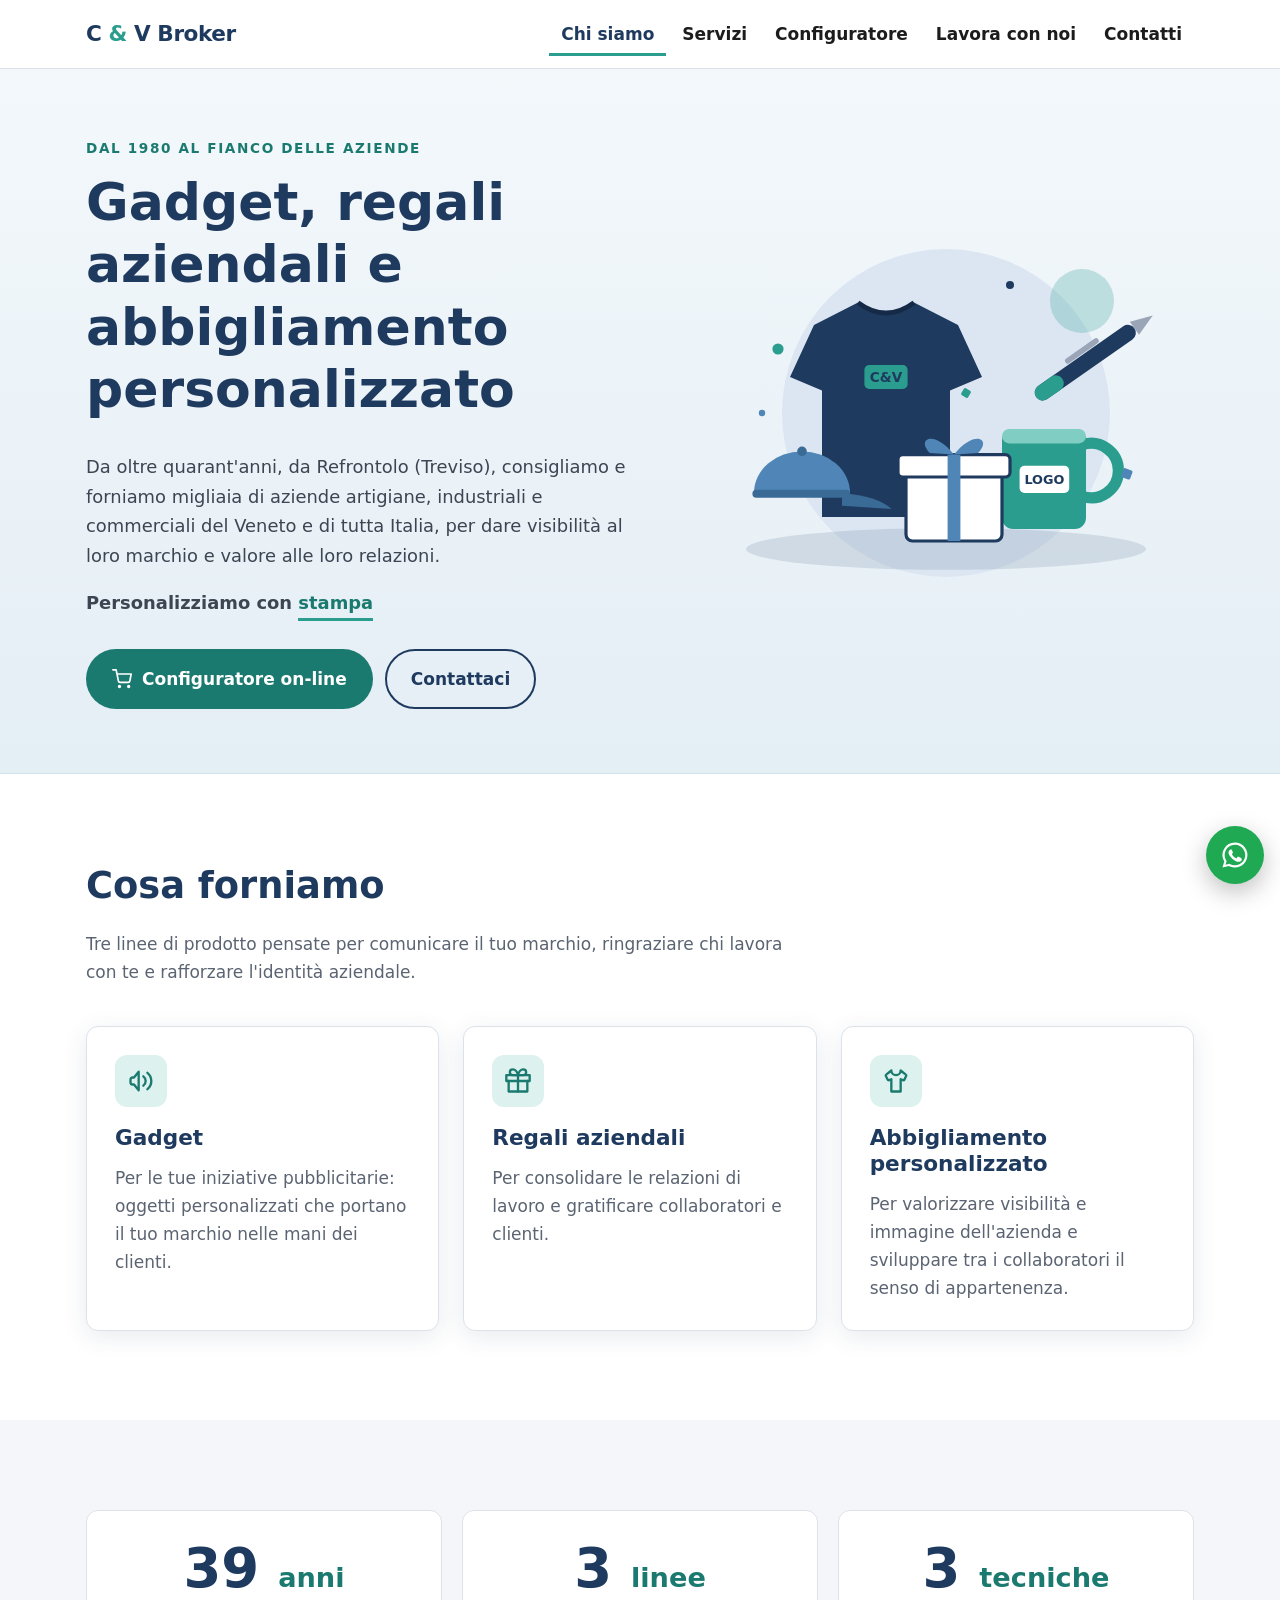
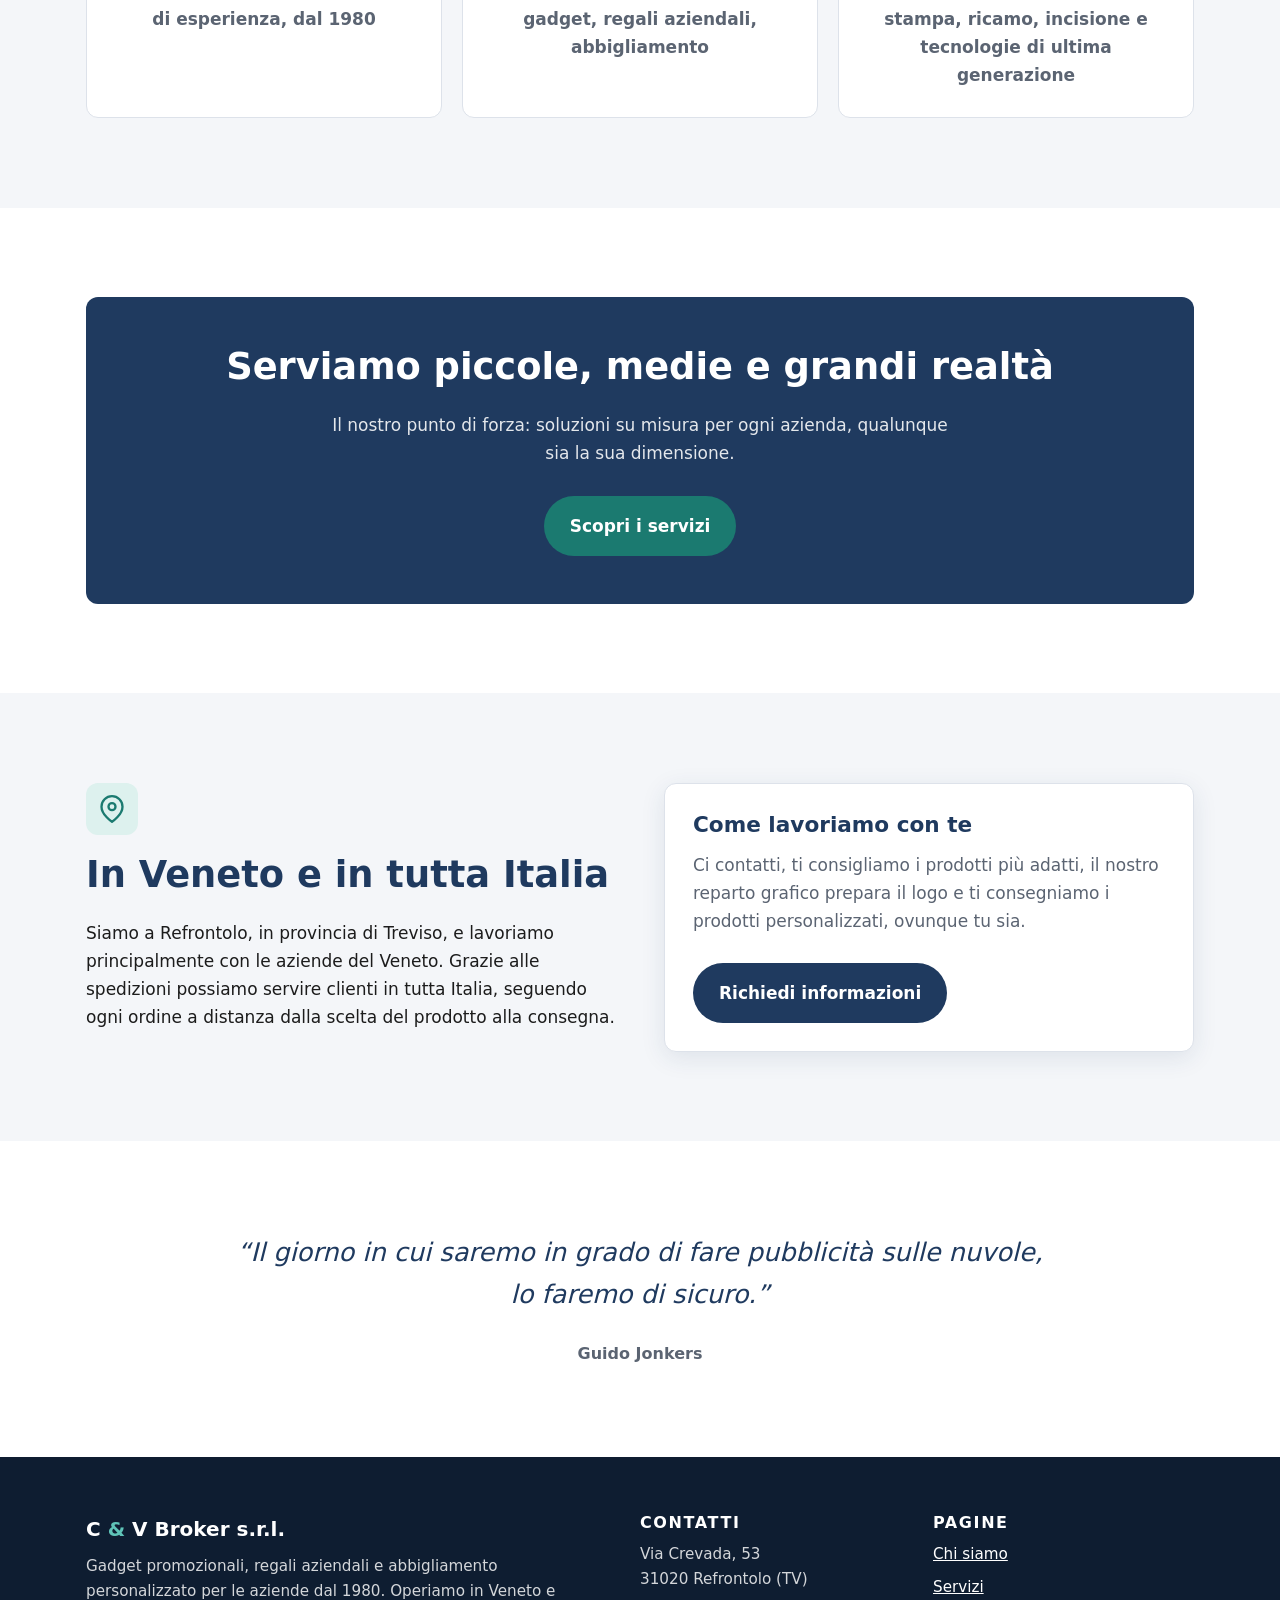
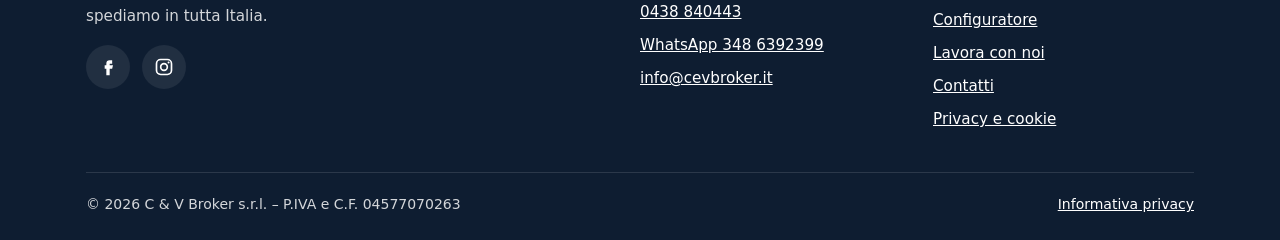
<file: index.html>
<!doctype html>
<html lang="it">
<head>
  <meta charset="utf-8">
  <script type="application/ld+json">
{
  "@context": "https://schema.org",
  "@type": "LocalBusiness",
  "name": "C & V Broker s.r.l.",
  "description": "Gadget promozionali, regali aziendali e abbigliamento personalizzato per aziende artigiane, industriali e commerciali.",
  "url": "https://www.cevbroker.it/",
  "telephone": "+39 0438 840443",
  "email": "info@cevbroker.it",
  "foundingDate": "1980",
  "vatID": "IT04577070263",
  "address": {
    "@type": "PostalAddress",
    "streetAddress": "Via Crevada, 53",
    "postalCode": "31020",
    "addressLocality": "Refrontolo",
    "addressRegion": "TV",
    "addressCountry": "IT"
  },
  "geo": {
    "@type": "GeoCoordinates",
    "latitude": 45.885216,
    "longitude": 12.229254
  },
  "image": "https://www.cevbroker.it/assets/img/og-image.jpg",
  "logo": "https://www.cevbroker.it/apple-touch-icon.png",
  "areaServed": [
    {
      "@type": "State",
      "name": "Veneto"
    },
    {
      "@type": "Country",
      "name": "Italia"
    }
  ],
  "knowsAbout": [
    "gadget promozionali",
    "regali aziendali",
    "abbigliamento personalizzato",
    "stampa",
    "ricamo",
    "incisione"
  ],
  "sameAs": [
    "https://www.facebook.com/cvbrokersrl",
    "https://www.instagram.com/cevbrokersrl/"
  ]
}
  </script>
  <meta name="viewport" content="width=device-width, initial-scale=1">
  <title>Gadget personalizzati e regali aziendali a Treviso | C &amp; V Broker</title>
  <meta name="description" content="Dal 1980 C &amp; V Broker fornisce gadget promozionali, regali aziendali e abbigliamento personalizzato ad aziende del Veneto e di tutta Italia. Sede a Refrontolo (TV).">
  <link rel="canonical" href="https://www.cevbroker.it/">
  <meta property="og:type" content="website">
  <meta property="og:locale" content="it_IT">
  <meta property="og:site_name" content="C &amp; V Broker s.r.l.">
  <meta property="og:title" content="Gadget personalizzati e regali aziendali a Treviso | C &amp; V Broker">
  <meta property="og:description" content="Dal 1980 C &amp; V Broker fornisce gadget promozionali, regali aziendali e abbigliamento personalizzato ad aziende del Veneto e di tutta Italia. Sede a Refrontolo (TV).">
  <meta property="og:url" content="https://www.cevbroker.it/">
  <meta property="og:image" content="https://www.cevbroker.it/assets/img/og-image.jpg">
  <meta property="og:image:width" content="1200">
  <meta property="og:image:height" content="630">
  <meta property="og:image:alt" content="C &amp; V Broker – gadget, regali aziendali e abbigliamento personalizzato">
  <meta name="twitter:card" content="summary_large_image">
  <meta name="theme-color" content="#1F3A5F">
  <link rel="icon" href="favicon.svg" type="image/svg+xml">
  <link rel="icon" href="favicon-32.png" type="image/png" sizes="32x32">
  <link rel="apple-touch-icon" href="apple-touch-icon.png">
  <link rel="stylesheet" href="assets/css/style.css">
</head>
<body>
  <a class="skip-link" href="#contenuto">Vai al contenuto</a>
  <header class="site-header">
    <div class="container header-inner">
      <a class="brand" href="index.html" aria-label="C &amp; V Broker, torna alla home">C <span>&amp;</span> V Broker</a>
      <button class="nav-toggle" type="button" aria-expanded="false" aria-controls="site-nav" aria-label="Apri il menu">
        <span></span><span></span><span></span>
      </button>
      <nav id="site-nav" class="site-nav" aria-label="Navigazione principale">
        <ul>
        <li><a href="index.html" aria-current="page">Chi siamo</a></li>
        <li><a href="servizi.html">Servizi</a></li>
        <li><a href="configuratore.html">Configuratore</a></li>
        <li><a href="lavora-con-noi.html">Lavora con noi</a></li>
        <li><a href="contatti.html">Contatti</a></li>
        </ul>
      </nav>
    </div>
  </header>

  <main id="contenuto">
    <section class="hero">
      <div class="container hero-grid">
        <div class="hero-text">
        <span class="eyebrow">Dal 1980 al fianco delle aziende</span>
        <h1>Gadget, regali aziendali e abbigliamento personalizzato</h1>
        <p>Da oltre quarant'anni, da Refrontolo (Treviso), consigliamo e forniamo migliaia di aziende artigiane, industriali e commerciali del Veneto e di tutta Italia, per dare visibilità al loro marchio e valore alle loro relazioni.</p>
        <p class="hero-rotator">Personalizziamo con <span class="rotate-word" data-rotate="stampa|ricamo|incisione|tecnologie di ultima generazione">stampa</span></p>
        <div class="btn-row">
          <a class="btn btn--accent" href="configuratore.html"><svg viewBox="0 0 24 24" fill="none" stroke="currentColor" stroke-width="2" stroke-linecap="round" stroke-linejoin="round" aria-hidden="true" focusable="false"><circle cx="9" cy="21" r="1"/><circle cx="20" cy="21" r="1"/><path d="M1 1h4l2.7 13.4a2 2 0 0 0 2 1.6h9.7a2 2 0 0 0 2-1.6L23 6H6"/></svg> Configuratore on-line</a>
          <a class="btn btn--outline" href="contatti.html">Contattaci</a>
        </div>
        </div>
        <img class="hero-art" src="assets/img/hero-home.svg" alt="Illustrazione di gadget personalizzati: maglietta, cappellino, tazza, penna e confezione regalo" width="600" height="480" loading="eager" fetchpriority="high">
      </div>
    </section>

    <section class="section">
      <div class="container">
        <div class="section-head">
          <h2>Cosa forniamo</h2>
          <p>Tre linee di prodotto pensate per comunicare il tuo marchio, ringraziare chi lavora con te e rafforzare l'identità aziendale.</p>
        </div>
        <div class="grid grid--3">
          <article class="card">
            <div class="icon"><svg viewBox="0 0 24 24" fill="none" stroke="currentColor" stroke-width="2" stroke-linecap="round" stroke-linejoin="round" aria-hidden="true" focusable="false"><path d="M3 11v2a2 2 0 0 0 2 2h1l4 5V4L6 9H5a2 2 0 0 0-2 2z"/><path d="M14 8a5 5 0 0 1 0 8"/><path d="M17.5 5a9 9 0 0 1 0 14"/></svg></div>
            <h3>Gadget</h3>
            <p>Per le tue iniziative pubblicitarie: oggetti personalizzati che portano il tuo marchio nelle mani dei clienti.</p>
          </article>
          <article class="card">
            <div class="icon"><svg viewBox="0 0 24 24" fill="none" stroke="currentColor" stroke-width="2" stroke-linecap="round" stroke-linejoin="round" aria-hidden="true" focusable="false"><path d="M20 12v9H4v-9"/><path d="M2 7h20v5H2z"/><path d="M12 21V7"/><path d="M12 7H7.5a2.5 2.5 0 1 1 0-5C11 2 12 7 12 7z"/><path d="M12 7h4.5a2.5 2.5 0 1 0 0-5C13 2 12 7 12 7z"/></svg></div>
            <h3>Regali aziendali</h3>
            <p>Per consolidare le relazioni di lavoro e gratificare collaboratori e clienti.</p>
          </article>
          <article class="card">
            <div class="icon"><svg viewBox="0 0 24 24" fill="none" stroke="currentColor" stroke-width="2" stroke-linecap="round" stroke-linejoin="round" aria-hidden="true" focusable="false"><path d="M20.4 6.6 16 3a4 4 0 0 1-8 0L3.6 6.6a1 1 0 0 0-.3 1.2l1.5 3a1 1 0 0 0 1.2.5L8 10.5V21h8V10.5l2 .8a1 1 0 0 0 1.2-.5l1.5-3a1 1 0 0 0-.3-1.2z"/></svg></div>
            <h3>Abbigliamento personalizzato</h3>
            <p>Per valorizzare visibilità e immagine dell'azienda e sviluppare tra i collaboratori il senso di appartenenza.</p>
          </article>
        </div>
      </div>
    </section>

    <section class="section section--surface">
      <div class="container">
        <h2 class="visually-hidden">C &amp; V Broker in numeri</h2>
        <div class="stats">
          <div class="stat">
            <span class="stat-number"><span data-since="1980">46</span> <small>anni</small></span>
            <span class="stat-label">di esperienza, dal 1980</span>
          </div>
          <div class="stat">
            <span class="stat-number"><span data-count="3">3</span> <small>linee</small></span>
            <span class="stat-label">gadget, regali aziendali, abbigliamento</span>
          </div>
          <div class="stat">
            <span class="stat-number"><span data-count="4">4</span> <small>tecniche</small></span>
            <span class="stat-label">stampa, ricamo, incisione e tecnologie di ultima generazione</span>
          </div>
        </div>
      </div>
    </section>

    <section class="section">
      <div class="container">
        <div class="highlight">
          <h2>Serviamo piccole, medie e grandi realtà</h2>
          <p>Il nostro punto di forza: soluzioni su misura per ogni azienda, qualunque sia la sua dimensione.</p>
          <div class="btn-row">
            <a class="btn btn--accent" href="servizi.html">Scopri i servizi</a>
          </div>
        </div>
      </div>
    </section>

    <section class="section section--surface">
      <div class="container split">
        <div>
          <div class="icon"><svg viewBox="0 0 24 24" fill="none" stroke="currentColor" stroke-width="2" stroke-linecap="round" stroke-linejoin="round" aria-hidden="true" focusable="false"><path d="M21 10c0 7-9 13-9 13S3 17 3 10a9 9 0 0 1 18 0z"/><circle cx="12" cy="10" r="3"/></svg></div>
          <h2>In Veneto e in tutta Italia</h2>
          <p>Siamo a Refrontolo, in provincia di Treviso, e lavoriamo principalmente con le aziende del Veneto. Grazie alle spedizioni possiamo servire clienti in tutta Italia, seguendo ogni ordine a distanza dalla scelta del prodotto alla consegna.</p>
        </div>
        <div class="card">
          <h3>Come lavoriamo con te</h3>
          <p>Ci contatti, ti consigliamo i prodotti più adatti, il nostro reparto grafico prepara il logo e ti consegniamo i prodotti personalizzati, ovunque tu sia.</p>
          <div class="btn-row">
            <a class="btn btn--primary" href="contatti.html">Richiedi informazioni</a>
          </div>
        </div>
      </div>
    </section>

    <section class="section">
      <div class="container">
        <blockquote class="quote">
          <p>&ldquo;Il giorno in cui saremo in grado di fare pubblicità sulle nuvole, lo faremo di sicuro.&rdquo;</p>
          <cite>Guido Jonkers</cite>
        </blockquote>
      </div>
    </section>
  </main>

  <footer class="site-footer">
    <div class="container">
      <div class="footer-grid">
        <div>
          <p class="footer-brand">C <span>&amp;</span> V Broker s.r.l.</p>
          <p>Gadget promozionali, regali aziendali e abbigliamento personalizzato per le aziende dal 1980. Operiamo in Veneto e spediamo in tutta Italia.</p>
          <div class="social">
            <a href="https://www.facebook.com/cvbrokersrl" target="_blank" rel="noopener" aria-label="Facebook (si apre in una nuova scheda)"><svg viewBox="0 0 24 24" aria-hidden="true" focusable="false"><path fill="currentColor" d="M14 8h3V4h-3a4 4 0 0 0-4 4v2H8v4h2v8h4v-8h3l1-4h-4V8.5c0-.3.2-.5.5-.5z"/></svg></a>
            <a href="https://www.instagram.com/cevbrokersrl/" target="_blank" rel="noopener" aria-label="Instagram (si apre in una nuova scheda)"><svg viewBox="0 0 24 24" aria-hidden="true" focusable="false"><rect x="3" y="3" width="18" height="18" rx="5" fill="none" stroke="currentColor" stroke-width="2"/><circle cx="12" cy="12" r="4" fill="none" stroke="currentColor" stroke-width="2"/><circle cx="17.5" cy="6.5" r="1.2" fill="currentColor"/></svg></a>
          </div>
        </div>
        <div>
          <h2>Contatti</h2>
          <ul>
            <li>Via Crevada, 53<br>31020 Refrontolo (TV)</li>
            <li><a href="tel:+390438840443">0438 840443</a></li>
            <li><a href="https://wa.me/393486392399" target="_blank" rel="noopener">WhatsApp 348 6392399</a></li>
            <li><a href="mailto:info@cevbroker.it">info@cevbroker.it</a></li>
          </ul>
        </div>
        <div>
          <h2>Pagine</h2>
          <ul>
            <li><a href="index.html">Chi siamo</a></li>
            <li><a href="servizi.html">Servizi</a></li>
            <li><a href="configuratore.html">Configuratore</a></li>
            <li><a href="lavora-con-noi.html">Lavora con noi</a></li>
            <li><a href="contatti.html">Contatti</a></li>
            <li><a href="privacy.html">Privacy e cookie</a></li>
          </ul>
        </div>
      </div>
      <div class="footer-bottom">
        <span>&copy; <span id="year">2026</span> C &amp; V Broker s.r.l. &ndash; P.IVA e C.F. 04577070263</span>
        <a href="privacy.html">Informativa privacy</a>
      </div>
    </div>
  </footer>

  <button class="to-top" type="button" aria-label="Torna all'inizio della pagina"><svg viewBox="0 0 24 24" fill="none" stroke="currentColor" stroke-width="2.5" stroke-linecap="round" stroke-linejoin="round" aria-hidden="true" focusable="false"><path d="M12 19V5M5 12l7-7 7 7"/></svg></button>

  <a class="whatsapp-float" href="https://wa.me/393486392399" target="_blank" rel="noopener" aria-label="Scrivici su WhatsApp"><svg viewBox="0 0 24 24" aria-hidden="true" focusable="false"><path fill="currentColor" d="M12 2a10 10 0 0 0-8.6 15.1L2 22l5-1.3A10 10 0 1 0 12 2zm0 18.2a8.2 8.2 0 0 1-4.2-1.1l-.3-.2-3 .8.8-2.9-.2-.3A8.2 8.2 0 1 1 12 20.2zm4.5-6.1c-.2-.1-1.5-.7-1.7-.8-.2-.1-.4-.1-.6.1l-.8 1c-.1.2-.3.2-.5.1a6.7 6.7 0 0 1-3.3-2.9c-.3-.4.3-.4.7-1.4.1-.2 0-.3 0-.4l-.8-1.8c-.2-.5-.4-.4-.6-.4h-.5a1 1 0 0 0-.7.3 3 3 0 0 0-.9 2.2 5.2 5.2 0 0 0 1.1 2.7 11.8 11.8 0 0 0 4.5 4c1.7.7 2.3.8 3.2.6.5-.1 1.5-.6 1.7-1.2.2-.6.2-1.1.2-1.2-.1-.1-.2-.2-.5-.3z"/></svg></a>

  <script src="assets/js/main.js" defer></script>
</body>
</html>
</file>
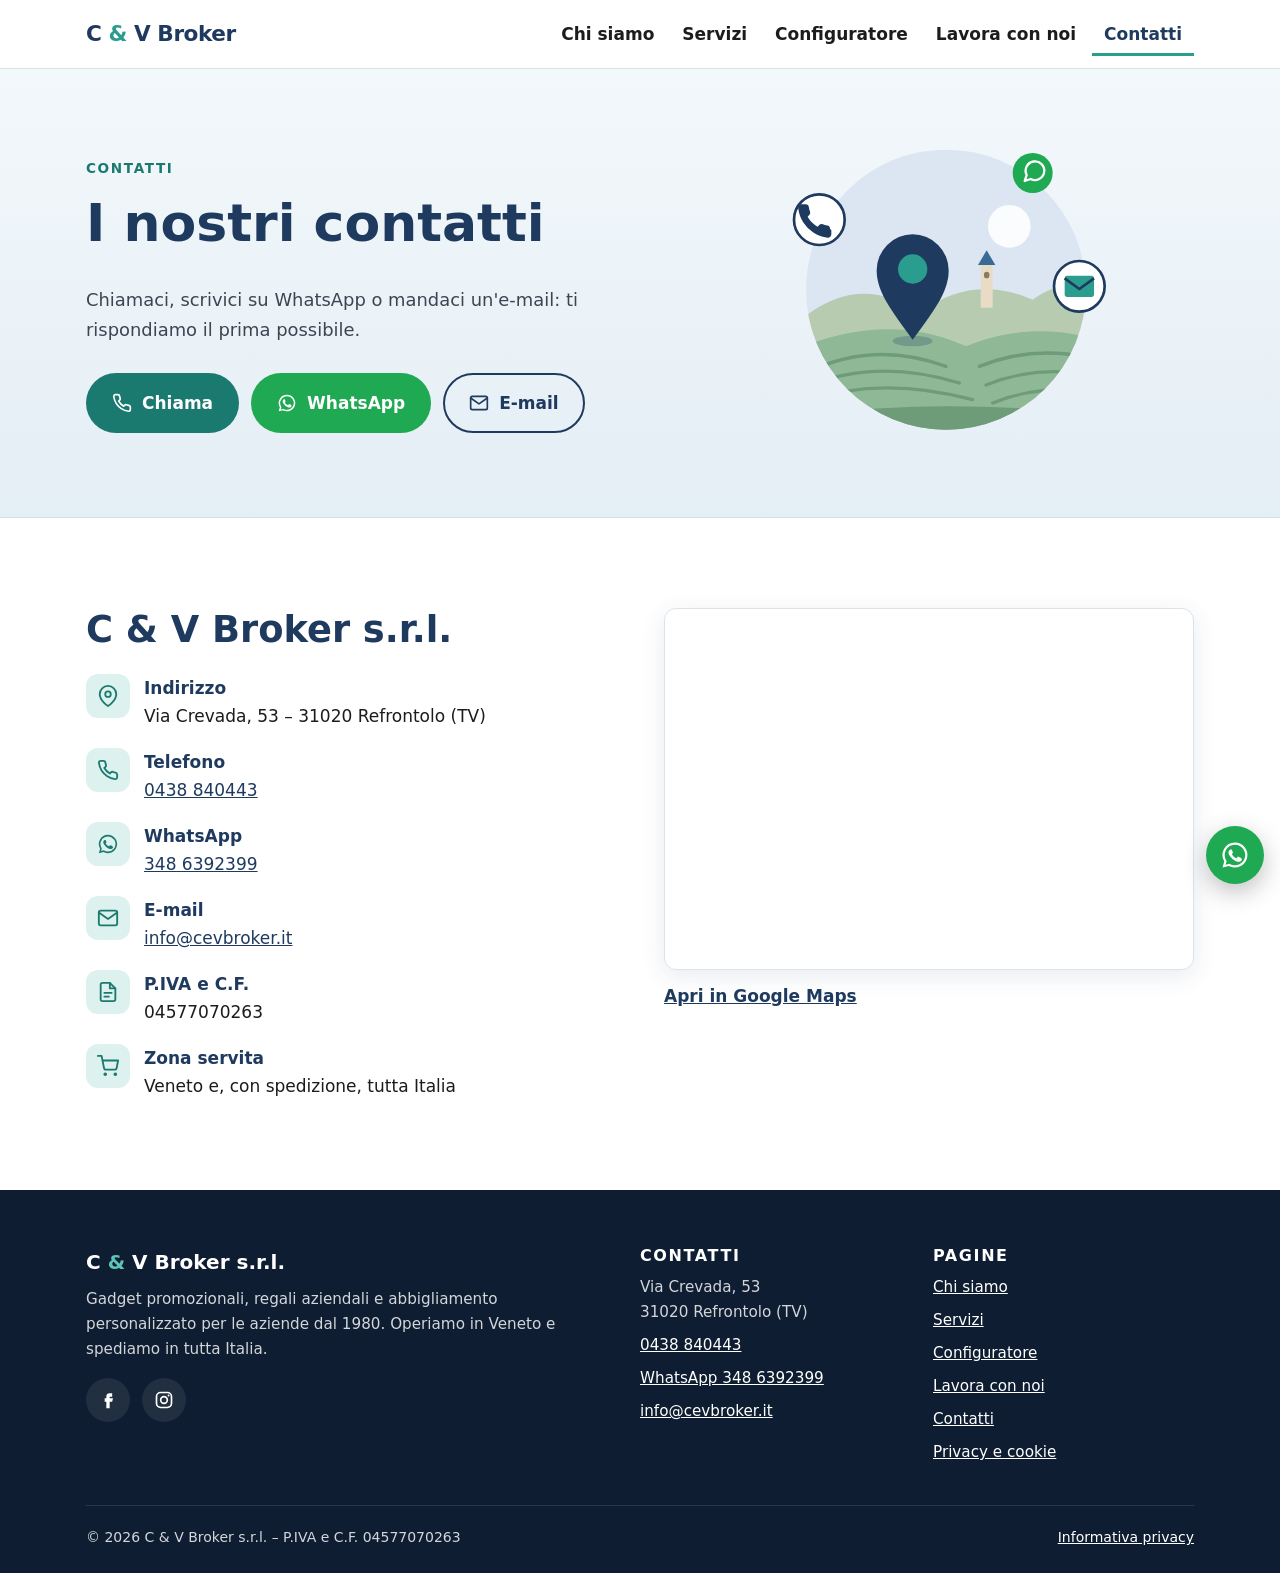
<file: contatti/index.html>
<!doctype html>
<html lang="it">
<head>
  <meta charset="utf-8">
  <title>Pagina spostata | C &amp; V Broker s.r.l.</title>
  <meta name="robots" content="noindex, follow">
  <link rel="canonical" href="https://www.cevbroker.it/contatti.html">
  <meta http-equiv="refresh" content="0; url=../contatti.html">
  <script>location.replace("../contatti.html");</script>
</head>
<body>
  <p>Questa pagina è stata spostata. <a href="../contatti.html">Vai alla nuova pagina</a>.</p>
</body>
</html>
</file>
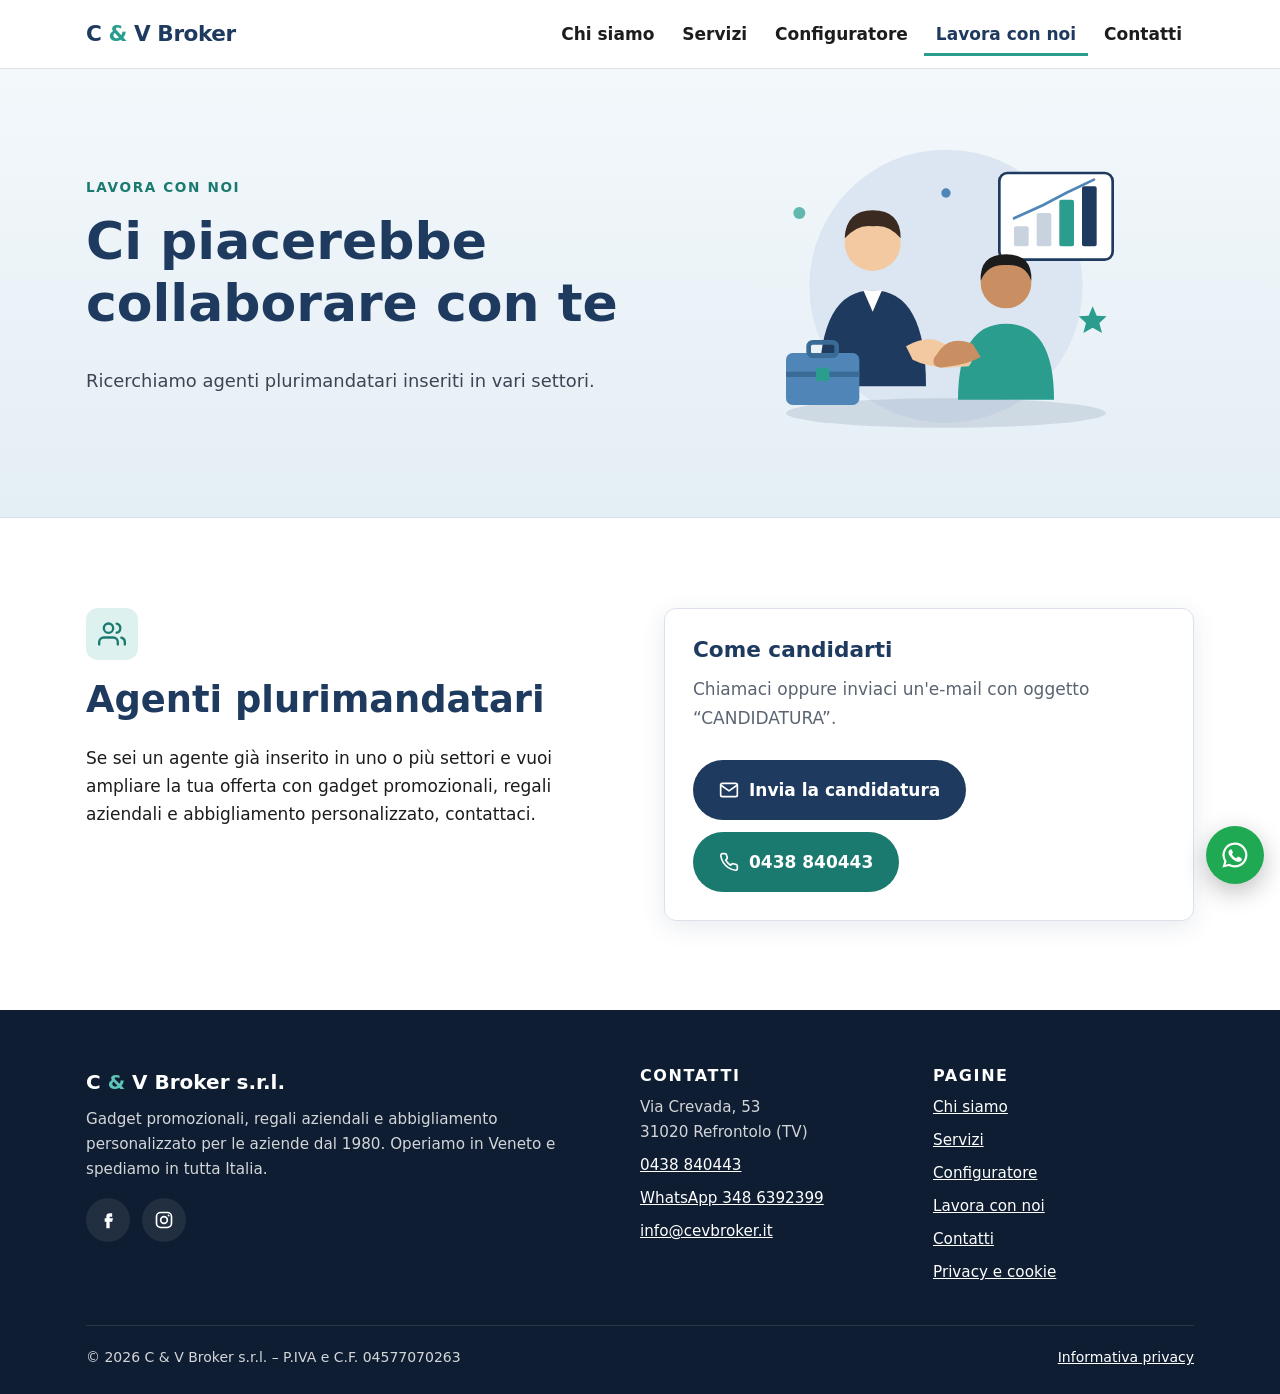
<file: ricerca-agenti/index.html>
<!doctype html>
<html lang="it">
<head>
  <meta charset="utf-8">
  <title>Pagina spostata | C &amp; V Broker s.r.l.</title>
  <meta name="robots" content="noindex, follow">
  <link rel="canonical" href="https://www.cevbroker.it/lavora-con-noi.html">
  <meta http-equiv="refresh" content="0; url=../lavora-con-noi.html">
  <script>location.replace("../lavora-con-noi.html");</script>
</head>
<body>
  <p>Questa pagina è stata spostata. <a href="../lavora-con-noi.html">Vai alla nuova pagina</a>.</p>
</body>
</html>
</file>
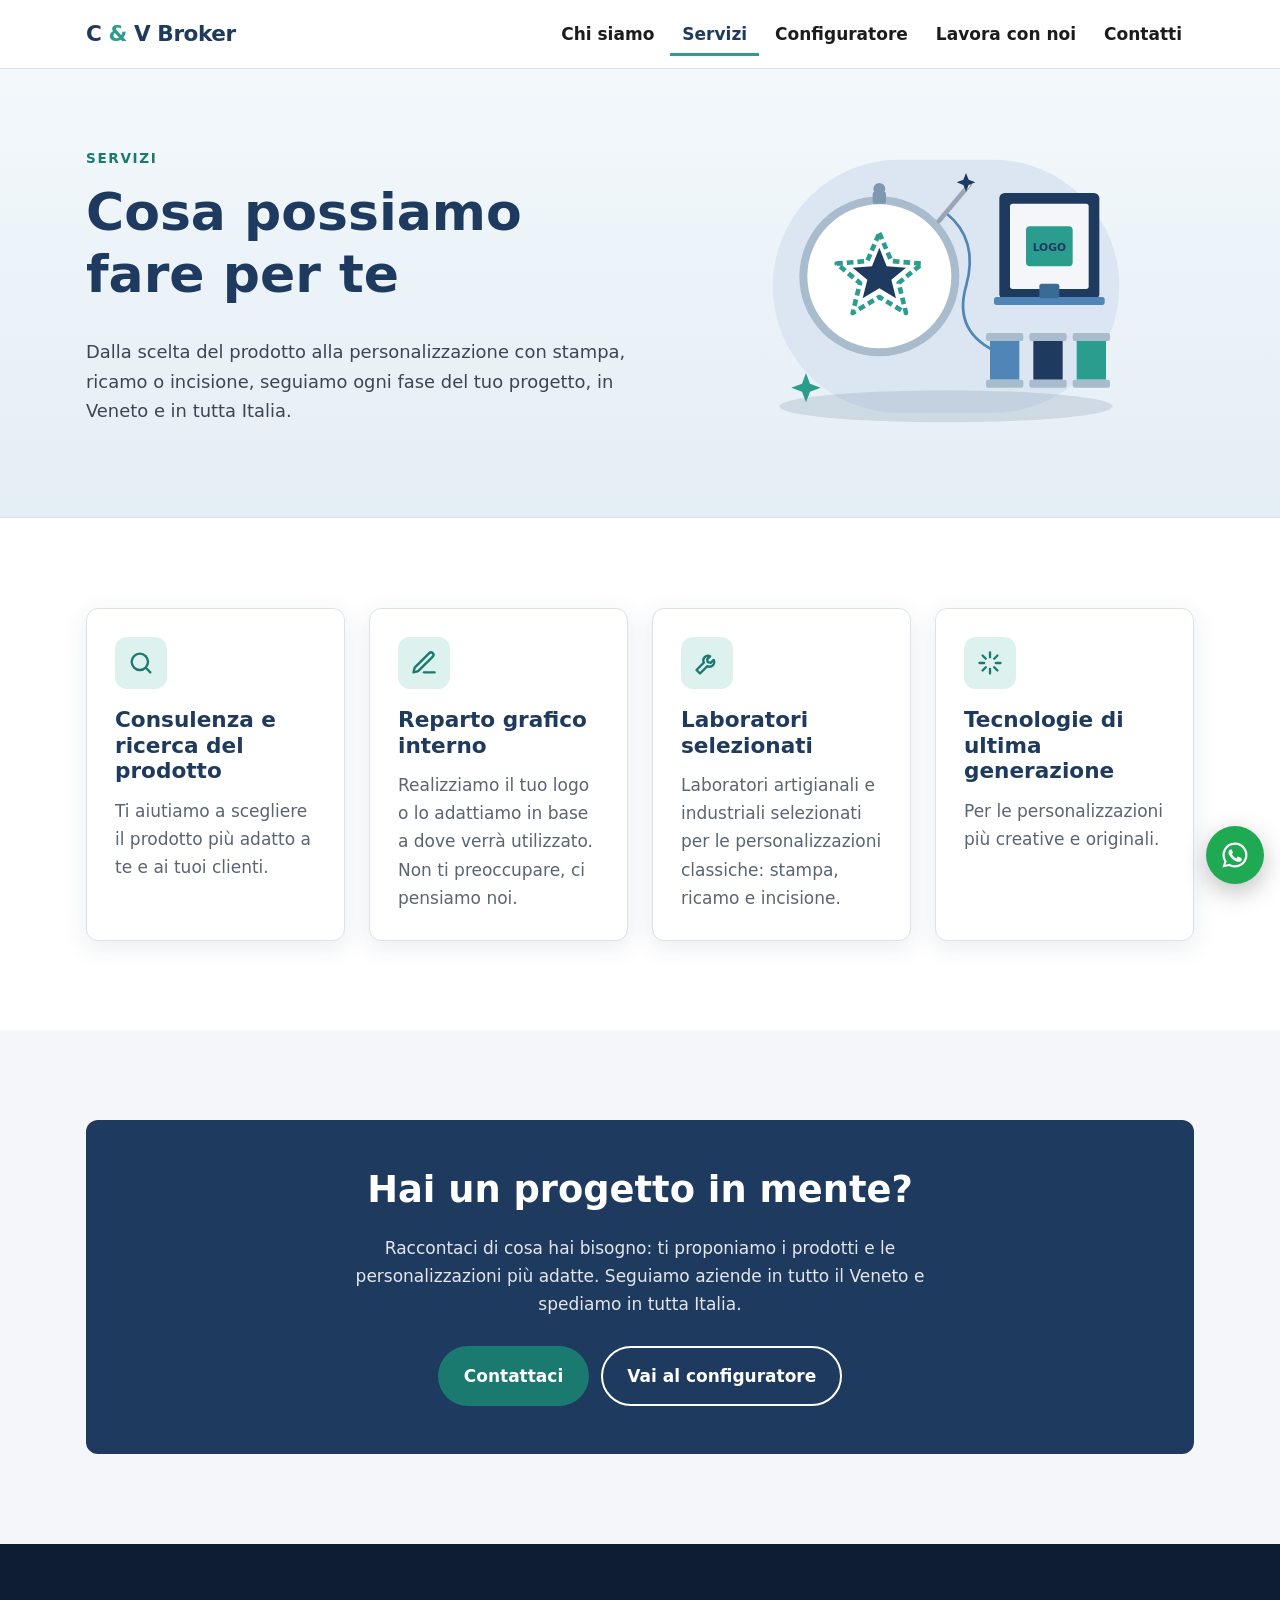
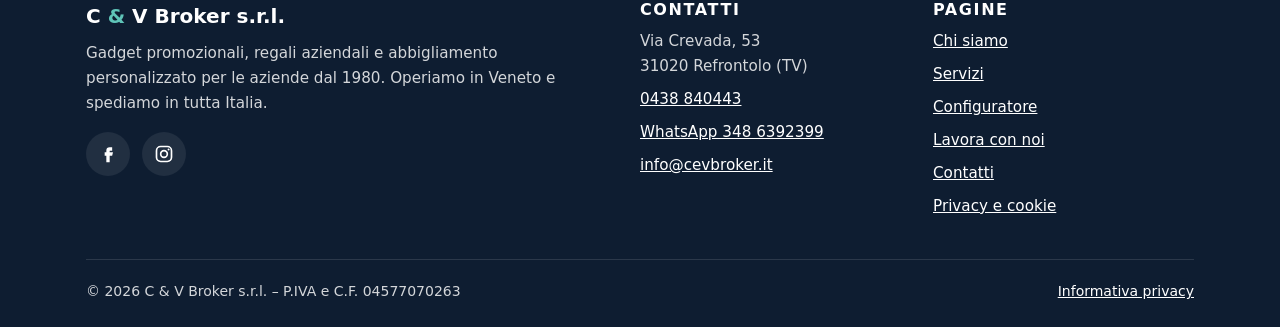
<file: servizi/index.html>
<!doctype html>
<html lang="it">
<head>
  <meta charset="utf-8">
  <title>Pagina spostata | C &amp; V Broker s.r.l.</title>
  <meta name="robots" content="noindex, follow">
  <link rel="canonical" href="https://www.cevbroker.it/servizi.html">
  <meta http-equiv="refresh" content="0; url=../servizi.html">
  <script>location.replace("../servizi.html");</script>
</head>
<body>
  <p>Questa pagina è stata spostata. <a href="../servizi.html">Vai alla nuova pagina</a>.</p>
</body>
</html>
</file>
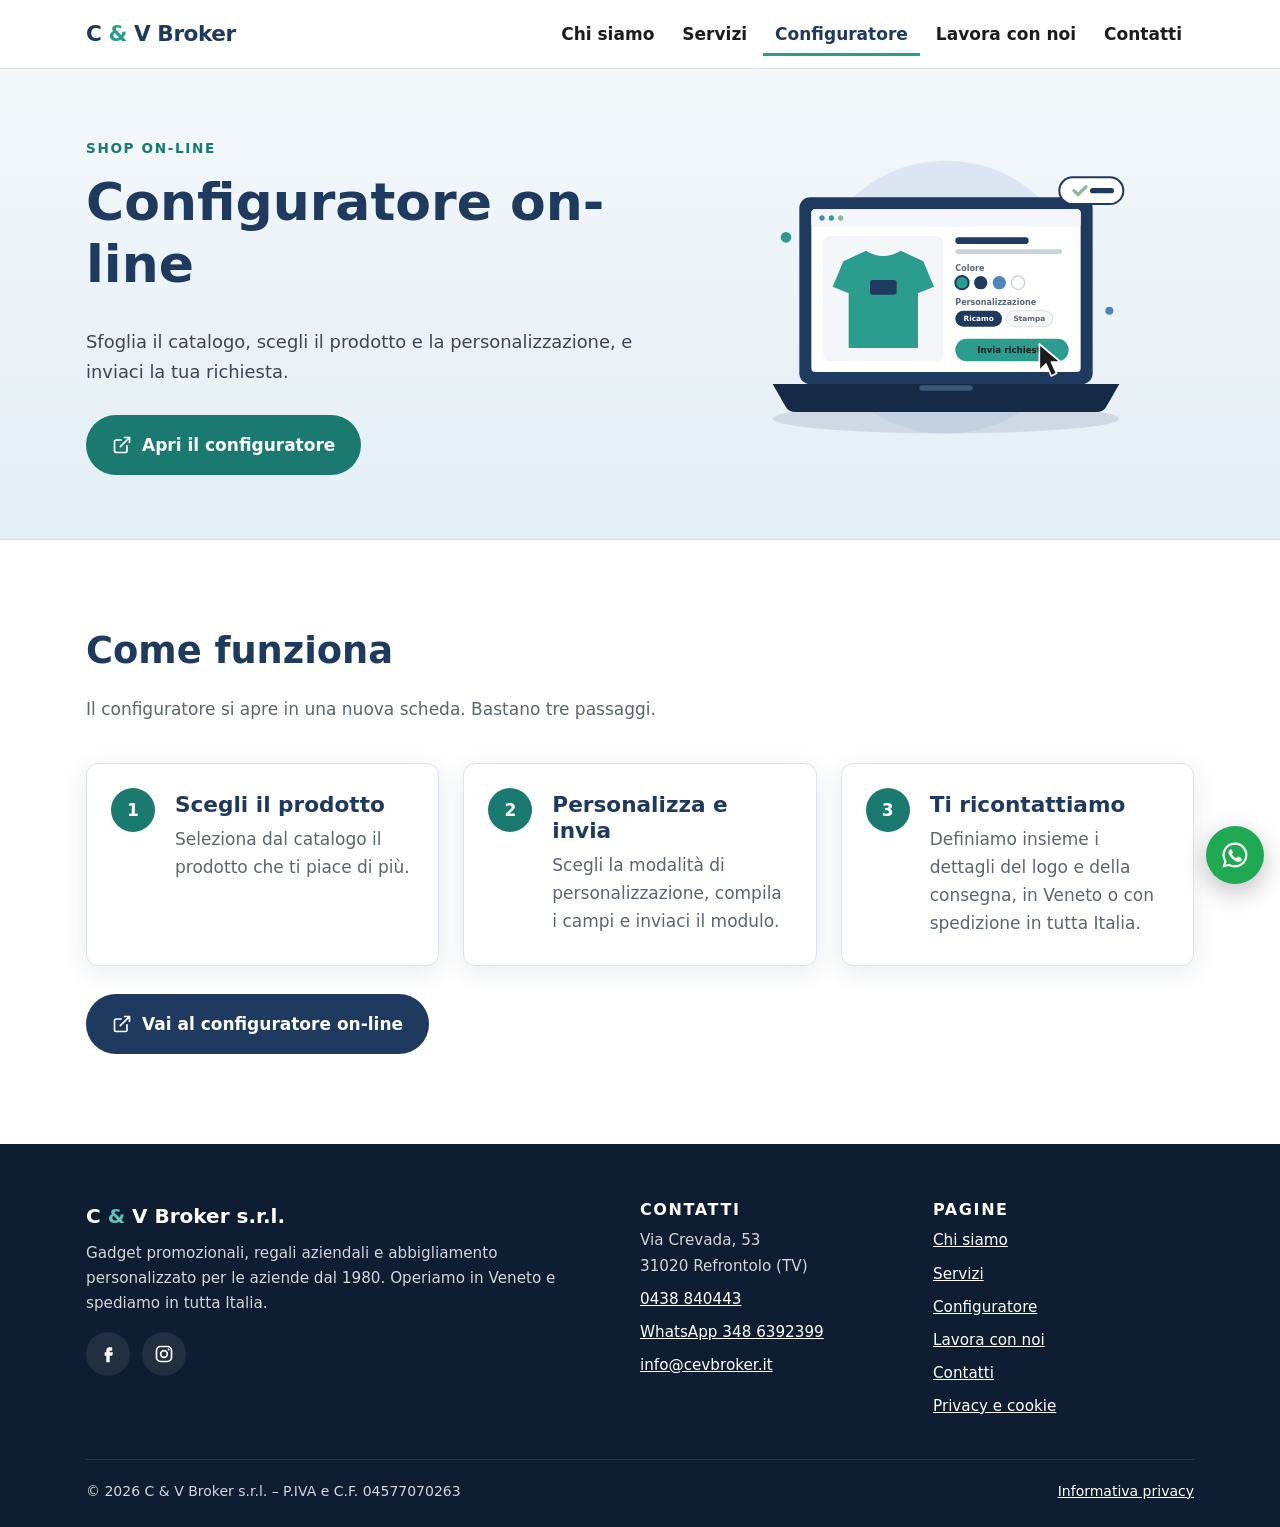
<file: shop-on-line/index.html>
<!doctype html>
<html lang="it">
<head>
  <meta charset="utf-8">
  <title>Pagina spostata | C &amp; V Broker s.r.l.</title>
  <meta name="robots" content="noindex, follow">
  <link rel="canonical" href="https://www.cevbroker.it/configuratore.html">
  <meta http-equiv="refresh" content="0; url=../configuratore.html">
  <script>location.replace("../configuratore.html");</script>
</head>
<body>
  <p>Questa pagina è stata spostata. <a href="../configuratore.html">Vai alla nuova pagina</a>.</p>
</body>
</html>
</file>
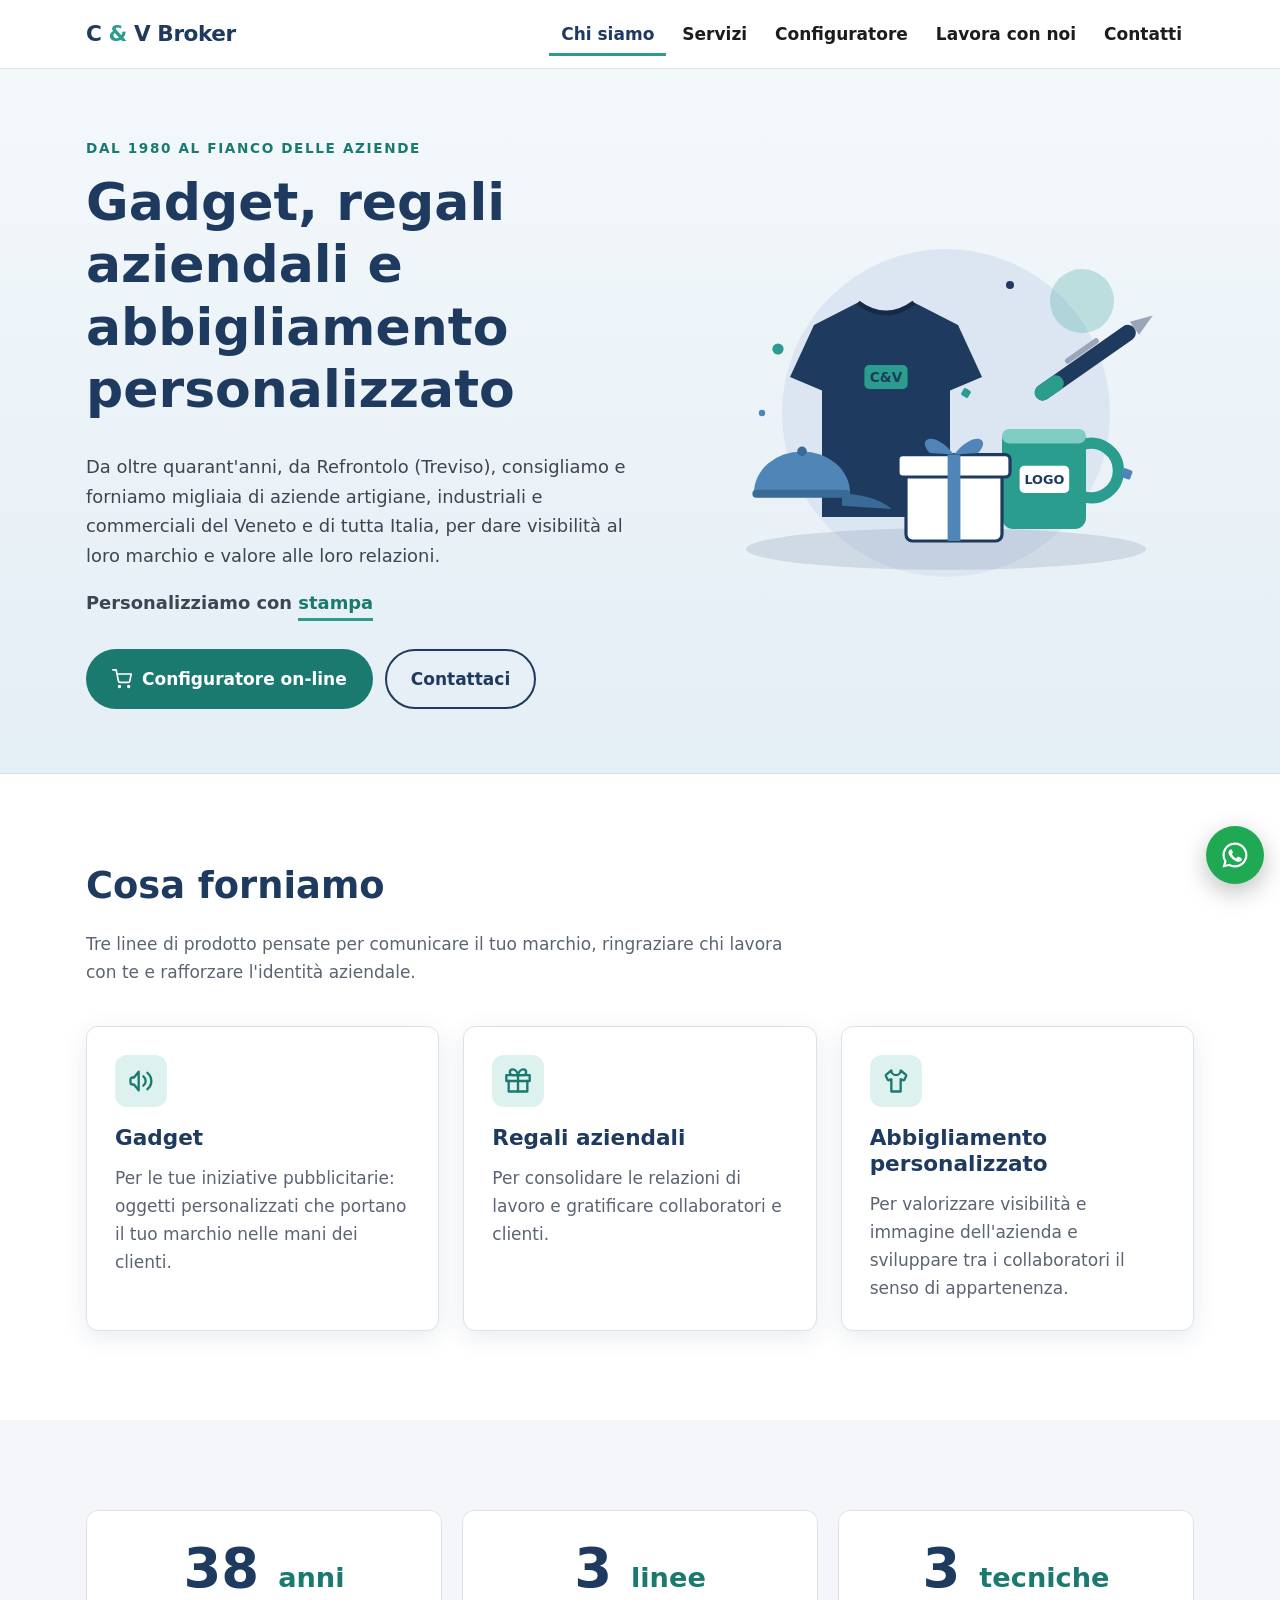
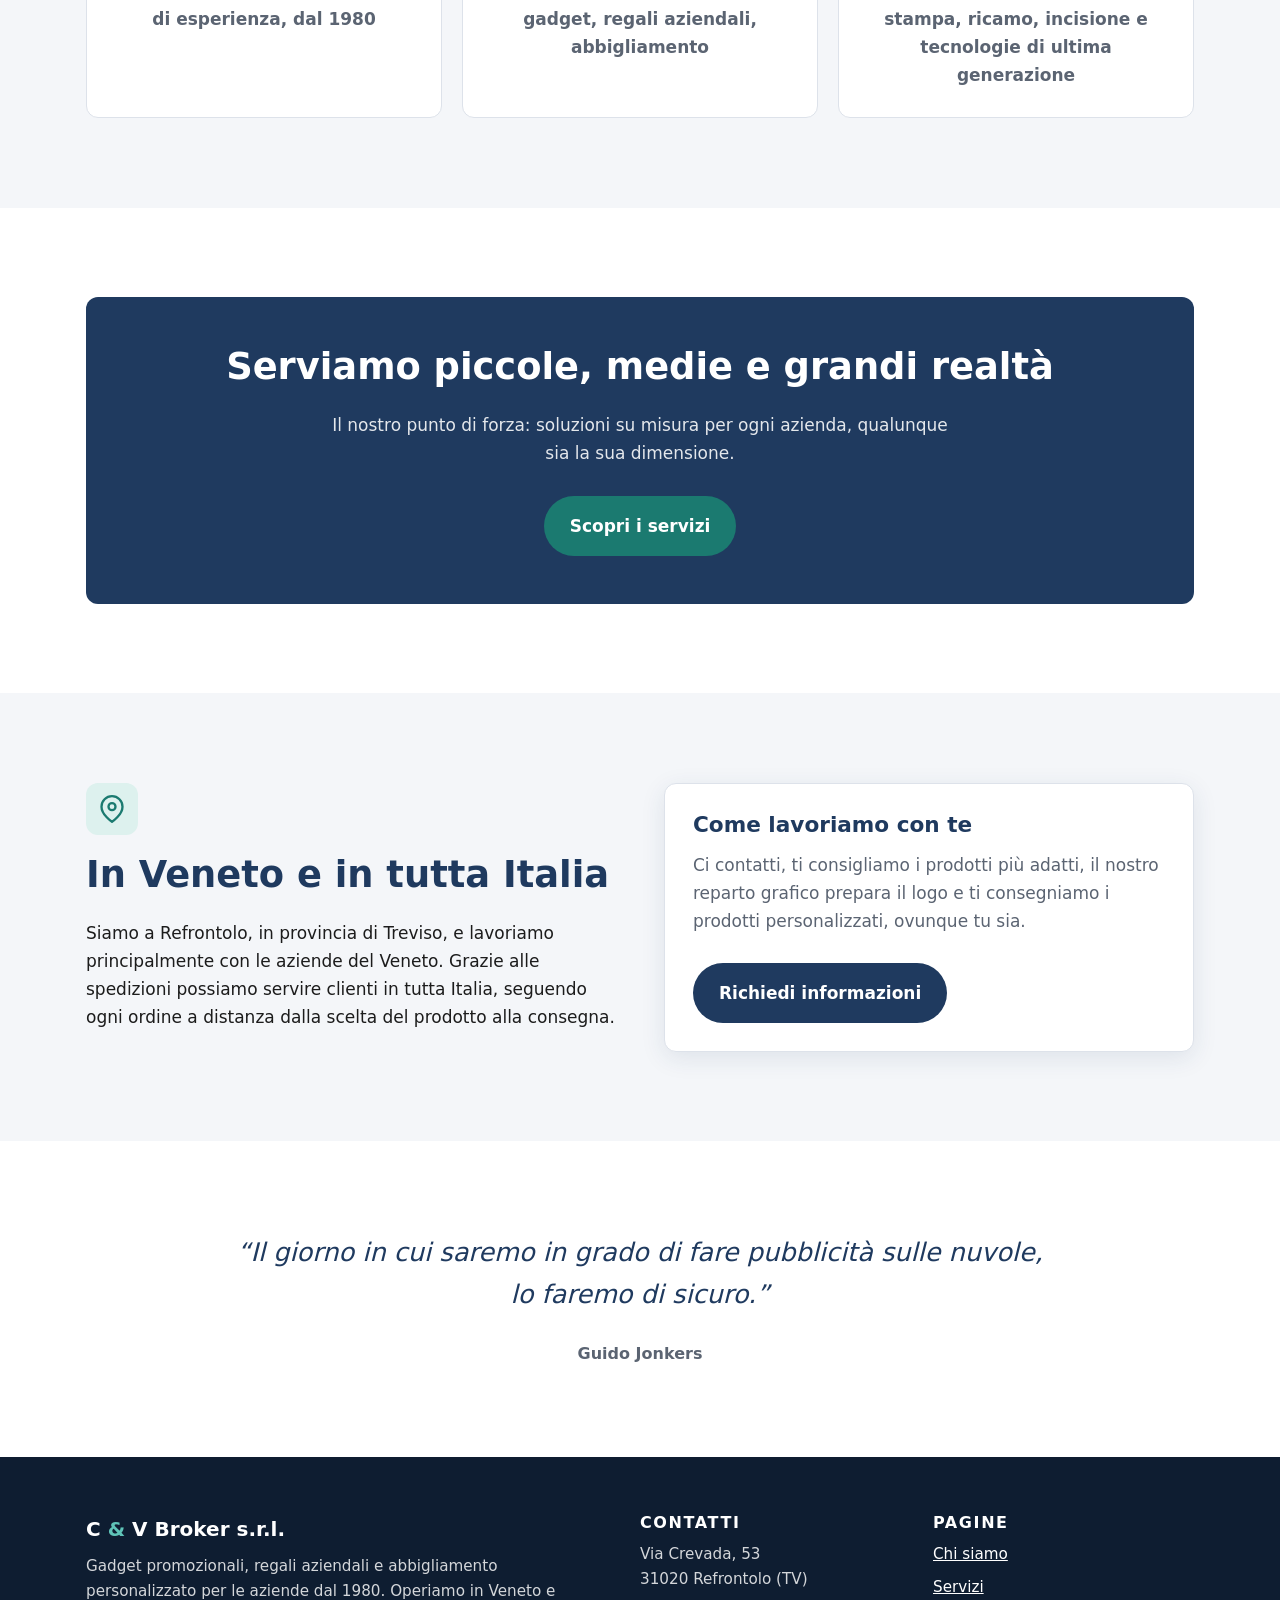
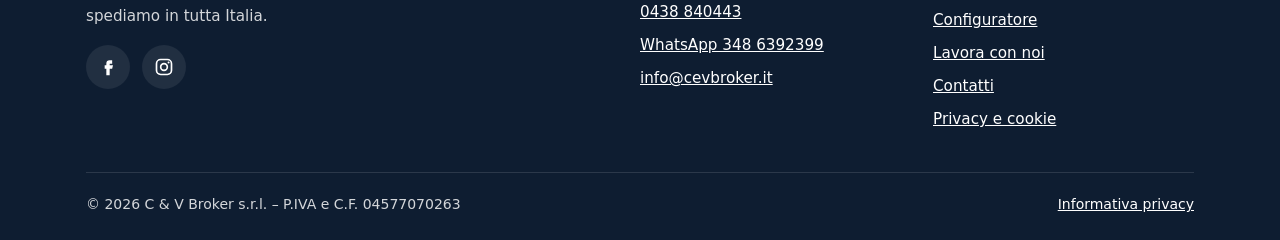
<file: sitemap/index.html>
<!doctype html>
<html lang="it">
<head>
  <meta charset="utf-8">
  <title>Pagina spostata | C &amp; V Broker s.r.l.</title>
  <meta name="robots" content="noindex, follow">
  <link rel="canonical" href="https://www.cevbroker.it/">
  <meta http-equiv="refresh" content="0; url=../index.html">
  <script>location.replace("../index.html");</script>
</head>
<body>
  <p>Questa pagina è stata spostata. <a href="../index.html">Vai alla nuova pagina</a>.</p>
</body>
</html>
</file>
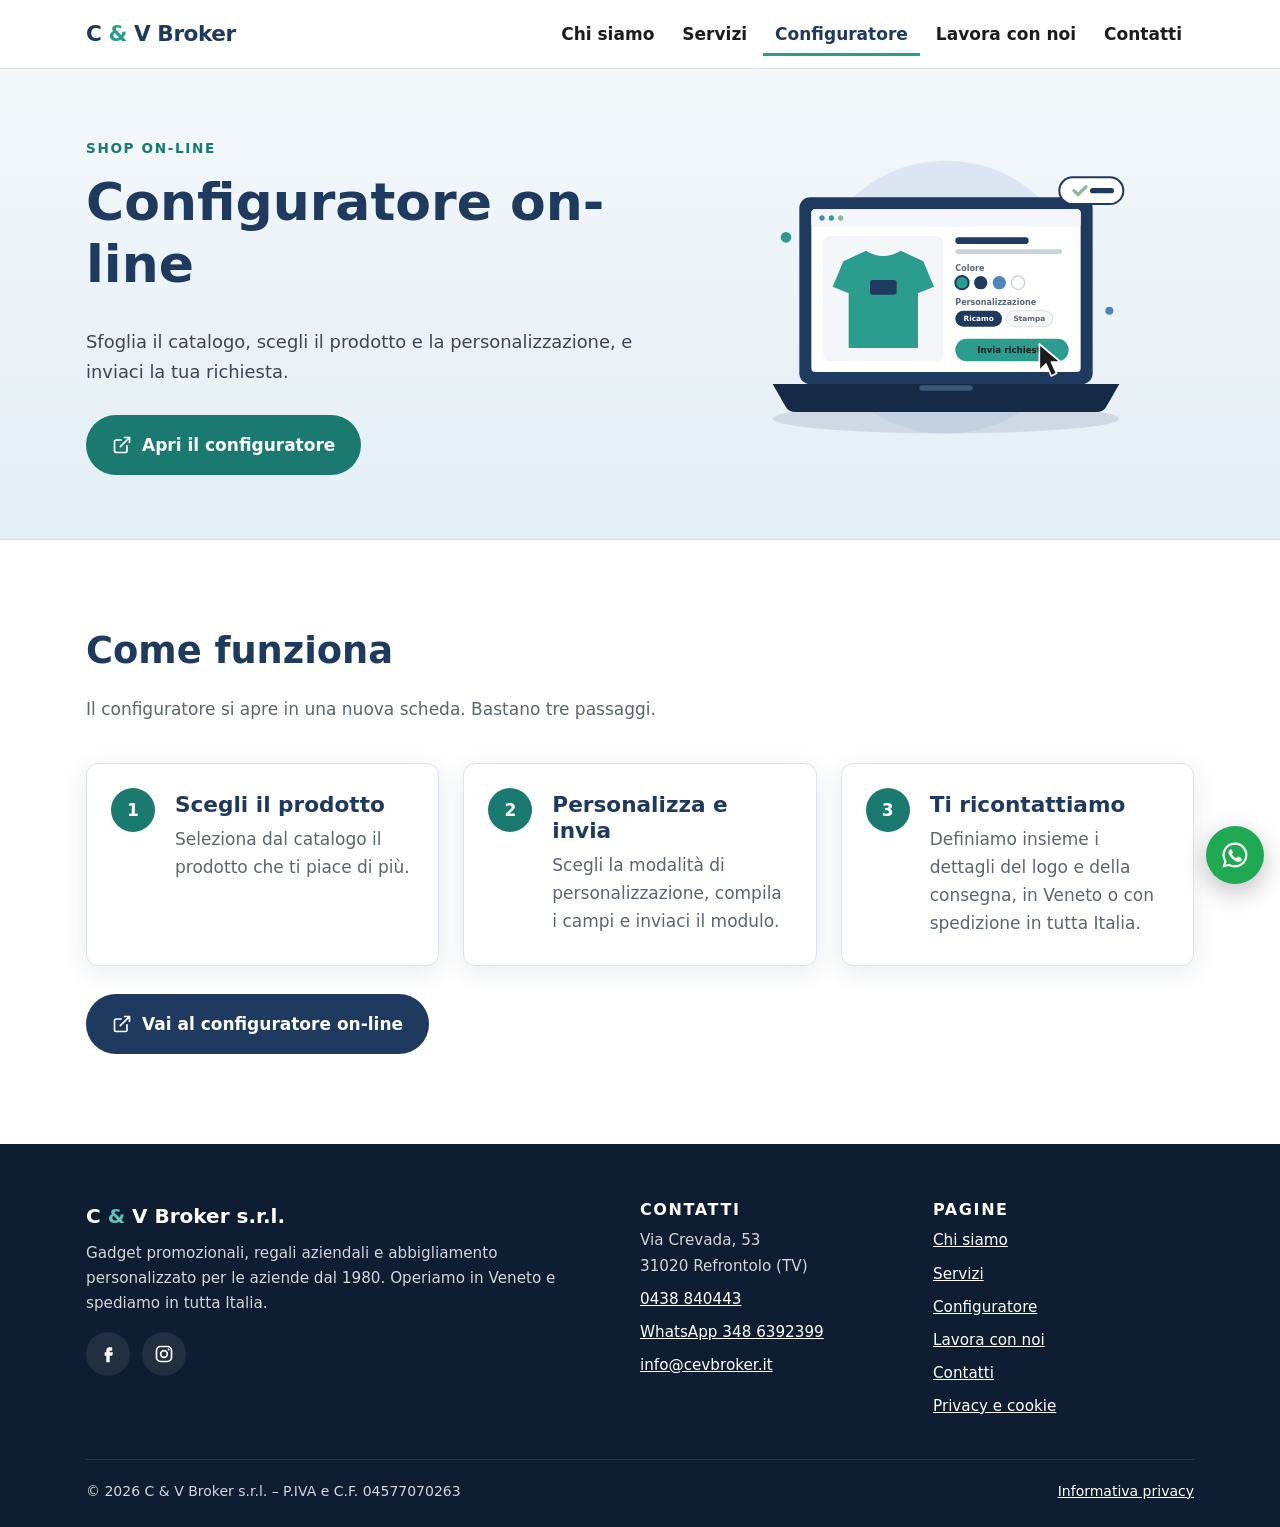
<file: configuratore.html>
<!doctype html>
<html lang="it">
<head>
  <meta charset="utf-8">
  <meta name="viewport" content="width=device-width, initial-scale=1">
  <title>Configuratore on-line | C &amp; V Broker s.r.l.</title>
  <meta name="description" content="Scegli il prodotto, la personalizzazione e inviaci la richiesta con il configuratore on-line di C &amp; V Broker.">
  <link rel="canonical" href="https://www.cevbroker.it/configuratore.html">
  <meta property="og:type" content="website">
  <meta property="og:locale" content="it_IT">
  <meta property="og:site_name" content="C &amp; V Broker s.r.l.">
  <meta property="og:title" content="Configuratore on-line | C &amp; V Broker s.r.l.">
  <meta property="og:description" content="Scegli il prodotto, la personalizzazione e inviaci la richiesta con il configuratore on-line di C &amp; V Broker.">
  <meta property="og:url" content="https://www.cevbroker.it/configuratore.html">
  <meta property="og:image" content="https://www.cevbroker.it/assets/img/og-image.jpg">
  <meta property="og:image:width" content="1200">
  <meta property="og:image:height" content="630">
  <meta property="og:image:alt" content="C &amp; V Broker – gadget, regali aziendali e abbigliamento personalizzato">
  <meta name="twitter:card" content="summary_large_image">
  <meta name="theme-color" content="#1F3A5F">
  <link rel="icon" href="favicon.svg" type="image/svg+xml">
  <link rel="icon" href="favicon-32.png" type="image/png" sizes="32x32">
  <link rel="apple-touch-icon" href="apple-touch-icon.png">
  <link rel="stylesheet" href="assets/css/style.css">
</head>
<body>
  <a class="skip-link" href="#contenuto">Vai al contenuto</a>
  <header class="site-header">
    <div class="container header-inner">
      <a class="brand" href="index.html" aria-label="C &amp; V Broker, torna alla home">C <span>&amp;</span> V Broker</a>
      <button class="nav-toggle" type="button" aria-expanded="false" aria-controls="site-nav" aria-label="Apri il menu">
        <span></span><span></span><span></span>
      </button>
      <nav id="site-nav" class="site-nav" aria-label="Navigazione principale">
        <ul>
        <li><a href="index.html">Chi siamo</a></li>
        <li><a href="servizi.html">Servizi</a></li>
        <li><a href="configuratore.html" aria-current="page">Configuratore</a></li>
        <li><a href="lavora-con-noi.html">Lavora con noi</a></li>
        <li><a href="contatti.html">Contatti</a></li>
        </ul>
      </nav>
    </div>
  </header>

  <main id="contenuto">
    <section class="hero hero--small">
      <div class="container hero-grid">
        <div class="hero-text">
        <span class="eyebrow">Shop on-line</span>
        <h1>Configuratore on-line</h1>
        <p>Sfoglia il catalogo, scegli il prodotto e la personalizzazione, e inviaci la tua richiesta.</p>
        <div class="btn-row">
          <a class="btn btn--accent" href="https://cevbroker.cool-shop.eu/it" target="_blank" rel="noopener"><svg viewBox="0 0 24 24" fill="none" stroke="currentColor" stroke-width="2" stroke-linecap="round" stroke-linejoin="round" aria-hidden="true" focusable="false"><path d="M18 13v6a2 2 0 0 1-2 2H5a2 2 0 0 1-2-2V8a2 2 0 0 1 2-2h6"/><path d="M15 3h6v6M10 14 21 3"/></svg> Apri il configuratore</a>
        </div>
        </div>
        <img class="hero-art" src="assets/img/hero-configuratore.svg" alt="Illustrazione di un computer con il configuratore on-line di una maglietta personalizzata" width="600" height="480" loading="eager">
      </div>
    </section>

    <section class="section">
      <div class="container">
        <div class="section-head">
          <h2>Come funziona</h2>
          <p>Il configuratore si apre in una nuova scheda. Bastano tre passaggi.</p>
        </div>
        <ol class="steps">
          <li>
            <h3>Scegli il prodotto</h3>
            <p>Seleziona dal catalogo il prodotto che ti piace di più.</p>
          </li>
          <li>
            <h3>Personalizza e invia</h3>
            <p>Scegli la modalità di personalizzazione, compila i campi e inviaci il modulo.</p>
          </li>
          <li>
            <h3>Ti ricontattiamo</h3>
            <p>Definiamo insieme i dettagli del logo e della consegna, in Veneto o con spedizione in tutta Italia.</p>
          </li>
        </ol>
        <div class="btn-row">
          <a class="btn btn--primary" href="https://cevbroker.cool-shop.eu/it" target="_blank" rel="noopener"><svg viewBox="0 0 24 24" fill="none" stroke="currentColor" stroke-width="2" stroke-linecap="round" stroke-linejoin="round" aria-hidden="true" focusable="false"><path d="M18 13v6a2 2 0 0 1-2 2H5a2 2 0 0 1-2-2V8a2 2 0 0 1 2-2h6"/><path d="M15 3h6v6M10 14 21 3"/></svg> Vai al configuratore on-line</a>
        </div>
      </div>
    </section>
  </main>

  <footer class="site-footer">
    <div class="container">
      <div class="footer-grid">
        <div>
          <p class="footer-brand">C <span>&amp;</span> V Broker s.r.l.</p>
          <p>Gadget promozionali, regali aziendali e abbigliamento personalizzato per le aziende dal 1980. Operiamo in Veneto e spediamo in tutta Italia.</p>
          <div class="social">
            <a href="https://www.facebook.com/cvbrokersrl" target="_blank" rel="noopener" aria-label="Facebook (si apre in una nuova scheda)"><svg viewBox="0 0 24 24" aria-hidden="true" focusable="false"><path fill="currentColor" d="M14 8h3V4h-3a4 4 0 0 0-4 4v2H8v4h2v8h4v-8h3l1-4h-4V8.5c0-.3.2-.5.5-.5z"/></svg></a>
            <a href="https://www.instagram.com/cevbrokersrl/" target="_blank" rel="noopener" aria-label="Instagram (si apre in una nuova scheda)"><svg viewBox="0 0 24 24" aria-hidden="true" focusable="false"><rect x="3" y="3" width="18" height="18" rx="5" fill="none" stroke="currentColor" stroke-width="2"/><circle cx="12" cy="12" r="4" fill="none" stroke="currentColor" stroke-width="2"/><circle cx="17.5" cy="6.5" r="1.2" fill="currentColor"/></svg></a>
          </div>
        </div>
        <div>
          <h2>Contatti</h2>
          <ul>
            <li>Via Crevada, 53<br>31020 Refrontolo (TV)</li>
            <li><a href="tel:+390438840443">0438 840443</a></li>
            <li><a href="https://wa.me/393486392399" target="_blank" rel="noopener">WhatsApp 348 6392399</a></li>
            <li><a href="mailto:info@cevbroker.it">info@cevbroker.it</a></li>
          </ul>
        </div>
        <div>
          <h2>Pagine</h2>
          <ul>
            <li><a href="index.html">Chi siamo</a></li>
            <li><a href="servizi.html">Servizi</a></li>
            <li><a href="configuratore.html">Configuratore</a></li>
            <li><a href="lavora-con-noi.html">Lavora con noi</a></li>
            <li><a href="contatti.html">Contatti</a></li>
            <li><a href="privacy.html">Privacy e cookie</a></li>
          </ul>
        </div>
      </div>
      <div class="footer-bottom">
        <span>&copy; <span id="year">2026</span> C &amp; V Broker s.r.l. &ndash; P.IVA e C.F. 04577070263</span>
        <a href="privacy.html">Informativa privacy</a>
      </div>
    </div>
  </footer>

  <button class="to-top" type="button" aria-label="Torna all'inizio della pagina"><svg viewBox="0 0 24 24" fill="none" stroke="currentColor" stroke-width="2.5" stroke-linecap="round" stroke-linejoin="round" aria-hidden="true" focusable="false"><path d="M12 19V5M5 12l7-7 7 7"/></svg></button>

  <a class="whatsapp-float" href="https://wa.me/393486392399" target="_blank" rel="noopener" aria-label="Scrivici su WhatsApp"><svg viewBox="0 0 24 24" aria-hidden="true" focusable="false"><path fill="currentColor" d="M12 2a10 10 0 0 0-8.6 15.1L2 22l5-1.3A10 10 0 1 0 12 2zm0 18.2a8.2 8.2 0 0 1-4.2-1.1l-.3-.2-3 .8.8-2.9-.2-.3A8.2 8.2 0 1 1 12 20.2zm4.5-6.1c-.2-.1-1.5-.7-1.7-.8-.2-.1-.4-.1-.6.1l-.8 1c-.1.2-.3.2-.5.1a6.7 6.7 0 0 1-3.3-2.9c-.3-.4.3-.4.7-1.4.1-.2 0-.3 0-.4l-.8-1.8c-.2-.5-.4-.4-.6-.4h-.5a1 1 0 0 0-.7.3 3 3 0 0 0-.9 2.2 5.2 5.2 0 0 0 1.1 2.7 11.8 11.8 0 0 0 4.5 4c1.7.7 2.3.8 3.2.6.5-.1 1.5-.6 1.7-1.2.2-.6.2-1.1.2-1.2-.1-.1-.2-.2-.5-.3z"/></svg></a>

  <script src="assets/js/main.js" defer></script>
</body>
</html>
</file>
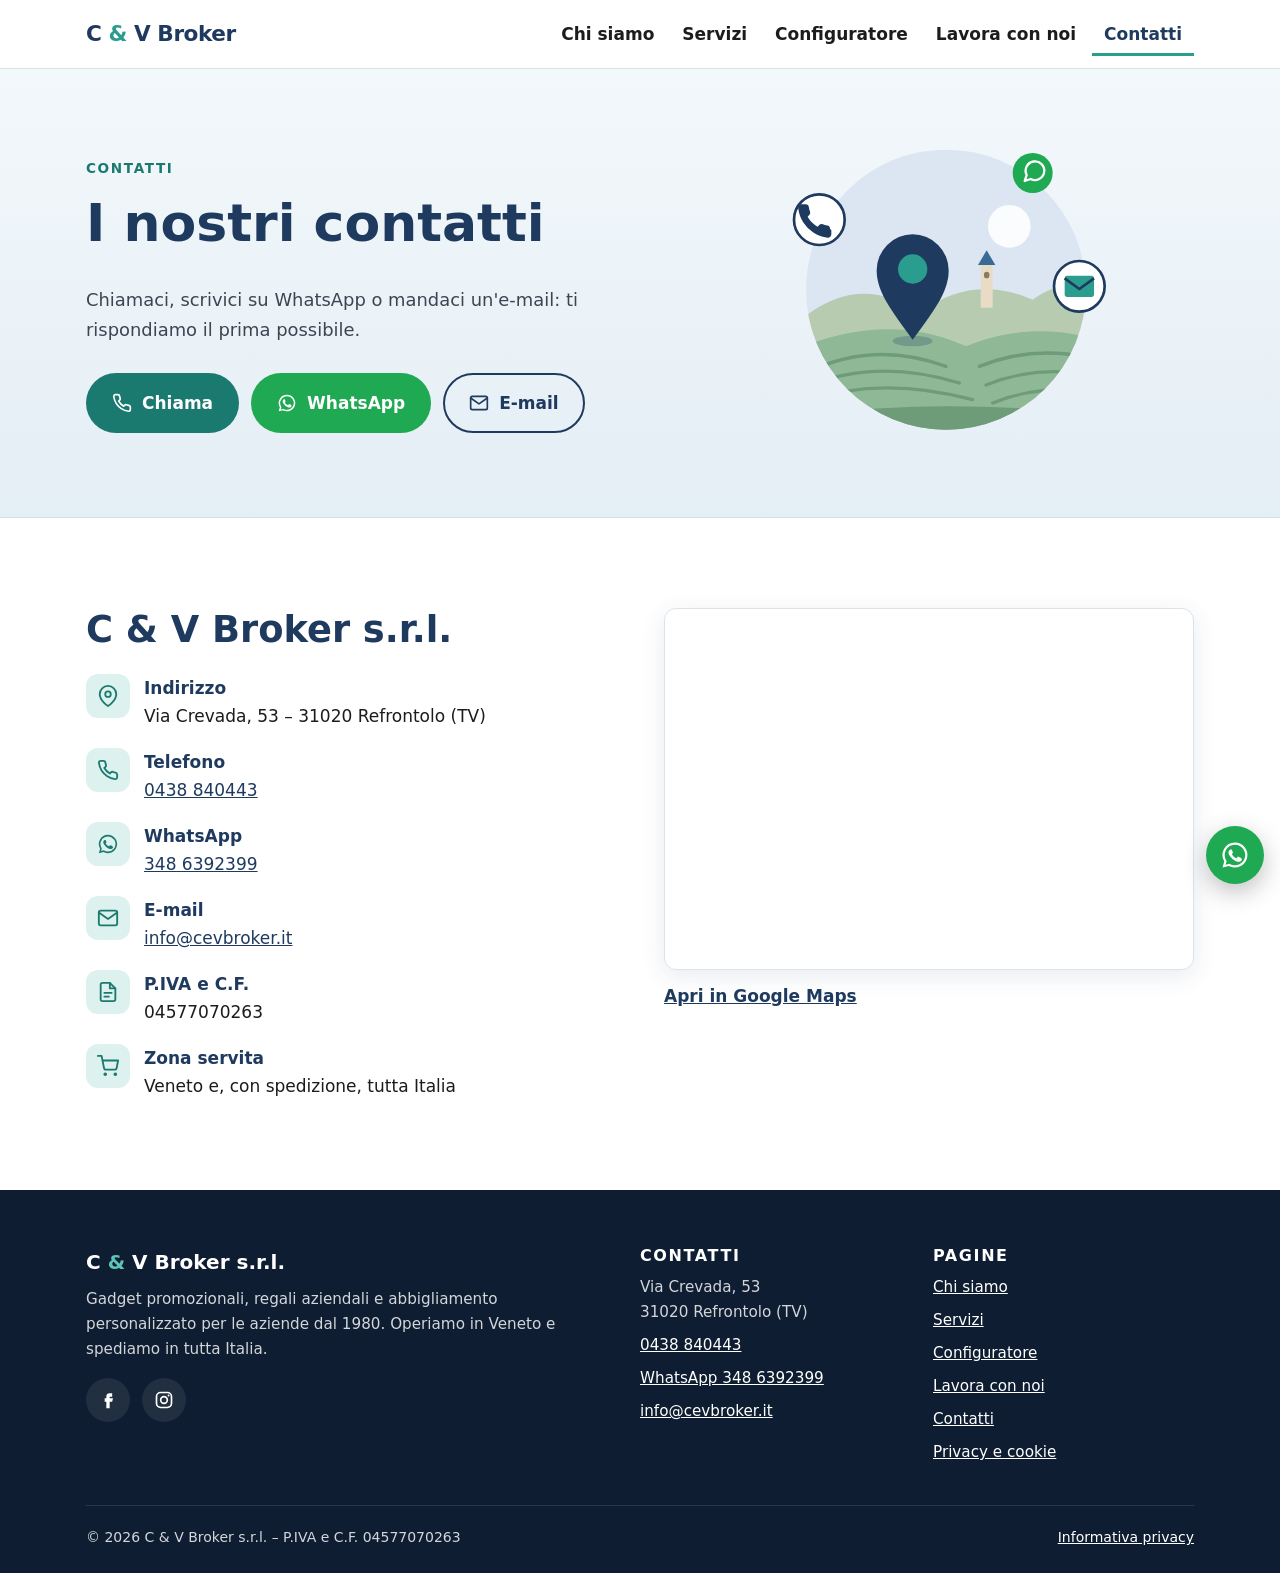
<file: contatti.html>
<!doctype html>
<html lang="it">
<head>
  <meta charset="utf-8">
  <meta name="viewport" content="width=device-width, initial-scale=1">
  <title>Contatti | C &amp; V Broker – Refrontolo (TV)</title>
  <meta name="description" content="C &amp; V Broker s.r.l., Via Crevada 53, Refrontolo (TV). Telefono 0438 840443, WhatsApp 348 6392399, e-mail info@cevbroker.it.">
  <link rel="canonical" href="https://www.cevbroker.it/contatti.html">
  <meta property="og:type" content="website">
  <meta property="og:locale" content="it_IT">
  <meta property="og:site_name" content="C &amp; V Broker s.r.l.">
  <meta property="og:title" content="Contatti | C &amp; V Broker – Refrontolo (TV)">
  <meta property="og:description" content="C &amp; V Broker s.r.l., Via Crevada 53, Refrontolo (TV). Telefono 0438 840443, WhatsApp 348 6392399, e-mail info@cevbroker.it.">
  <meta property="og:url" content="https://www.cevbroker.it/contatti.html">
  <meta property="og:image" content="https://www.cevbroker.it/assets/img/og-image.jpg">
  <meta property="og:image:width" content="1200">
  <meta property="og:image:height" content="630">
  <meta property="og:image:alt" content="C &amp; V Broker – gadget, regali aziendali e abbigliamento personalizzato">
  <meta name="twitter:card" content="summary_large_image">
  <meta name="theme-color" content="#1F3A5F">
  <link rel="icon" href="favicon.svg" type="image/svg+xml">
  <link rel="icon" href="favicon-32.png" type="image/png" sizes="32x32">
  <link rel="apple-touch-icon" href="apple-touch-icon.png">
  <link rel="stylesheet" href="assets/css/style.css">
</head>
<body>
  <a class="skip-link" href="#contenuto">Vai al contenuto</a>
  <header class="site-header">
    <div class="container header-inner">
      <a class="brand" href="index.html" aria-label="C &amp; V Broker, torna alla home">C <span>&amp;</span> V Broker</a>
      <button class="nav-toggle" type="button" aria-expanded="false" aria-controls="site-nav" aria-label="Apri il menu">
        <span></span><span></span><span></span>
      </button>
      <nav id="site-nav" class="site-nav" aria-label="Navigazione principale">
        <ul>
        <li><a href="index.html">Chi siamo</a></li>
        <li><a href="servizi.html">Servizi</a></li>
        <li><a href="configuratore.html">Configuratore</a></li>
        <li><a href="lavora-con-noi.html">Lavora con noi</a></li>
        <li><a href="contatti.html" aria-current="page">Contatti</a></li>
        </ul>
      </nav>
    </div>
  </header>

  <main id="contenuto">
    <section class="hero hero--small">
      <div class="container hero-grid">
        <div class="hero-text">
        <span class="eyebrow">Contatti</span>
        <h1>I nostri contatti</h1>
        <p>Chiamaci, scrivici su WhatsApp o mandaci un'e-mail: ti rispondiamo il prima possibile.</p>
        <div class="btn-row">
          <a class="btn btn--accent" href="tel:+390438840443"><svg viewBox="0 0 24 24" fill="none" stroke="currentColor" stroke-width="2" stroke-linecap="round" stroke-linejoin="round" aria-hidden="true" focusable="false"><path d="M22 16.9v3a2 2 0 0 1-2.2 2 19.8 19.8 0 0 1-8.6-3.1 19.5 19.5 0 0 1-6-6A19.8 19.8 0 0 1 2.1 4.2 2 2 0 0 1 4.1 2h3a2 2 0 0 1 2 1.7c.1.9.4 1.8.7 2.7a2 2 0 0 1-.5 2.1L8 9.8a16 16 0 0 0 6 6l1.3-1.3a2 2 0 0 1 2.1-.4c.9.3 1.8.6 2.7.7a2 2 0 0 1 1.7 2z"/></svg> Chiama</a>
          <a class="btn btn--whatsapp" href="https://wa.me/393486392399" target="_blank" rel="noopener"><svg viewBox="0 0 24 24" aria-hidden="true" focusable="false"><path fill="currentColor" d="M12 2a10 10 0 0 0-8.6 15.1L2 22l5-1.3A10 10 0 1 0 12 2zm0 18.2a8.2 8.2 0 0 1-4.2-1.1l-.3-.2-3 .8.8-2.9-.2-.3A8.2 8.2 0 1 1 12 20.2zm4.5-6.1c-.2-.1-1.5-.7-1.7-.8-.2-.1-.4-.1-.6.1l-.8 1c-.1.2-.3.2-.5.1a6.7 6.7 0 0 1-3.3-2.9c-.3-.4.3-.4.7-1.4.1-.2 0-.3 0-.4l-.8-1.8c-.2-.5-.4-.4-.6-.4h-.5a1 1 0 0 0-.7.3 3 3 0 0 0-.9 2.2 5.2 5.2 0 0 0 1.1 2.7 11.8 11.8 0 0 0 4.5 4c1.7.7 2.3.8 3.2.6.5-.1 1.5-.6 1.7-1.2.2-.6.2-1.1.2-1.2-.1-.1-.2-.2-.5-.3z"/></svg> WhatsApp</a>
          <a class="btn btn--outline" href="mailto:info@cevbroker.it"><svg viewBox="0 0 24 24" fill="none" stroke="currentColor" stroke-width="2" stroke-linecap="round" stroke-linejoin="round" aria-hidden="true" focusable="false"><rect x="2" y="4" width="20" height="16" rx="2"/><path d="m22 6-10 7L2 6"/></svg> E-mail</a>
        </div>
        </div>
        <img class="hero-art" src="assets/img/hero-contatti.svg" alt="Illustrazione delle colline coltivate a vigneto con indicatore di posizione e icone di telefono, e-mail e WhatsApp" width="600" height="480" loading="eager">
      </div>
    </section>

    <section class="section">
      <div class="container split">
        <div>
          <h2>C &amp; V Broker s.r.l.</h2>
          <ul class="contact-list">
            <li><span class="icon"><svg viewBox="0 0 24 24" fill="none" stroke="currentColor" stroke-width="2" stroke-linecap="round" stroke-linejoin="round" aria-hidden="true" focusable="false"><path d="M21 10c0 7-9 13-9 13S3 17 3 10a9 9 0 0 1 18 0z"/><circle cx="12" cy="10" r="3"/></svg></span><div><strong>Indirizzo</strong>Via Crevada, 53 &ndash; 31020 Refrontolo (TV)</div></li>
            <li><span class="icon"><svg viewBox="0 0 24 24" fill="none" stroke="currentColor" stroke-width="2" stroke-linecap="round" stroke-linejoin="round" aria-hidden="true" focusable="false"><path d="M22 16.9v3a2 2 0 0 1-2.2 2 19.8 19.8 0 0 1-8.6-3.1 19.5 19.5 0 0 1-6-6A19.8 19.8 0 0 1 2.1 4.2 2 2 0 0 1 4.1 2h3a2 2 0 0 1 2 1.7c.1.9.4 1.8.7 2.7a2 2 0 0 1-.5 2.1L8 9.8a16 16 0 0 0 6 6l1.3-1.3a2 2 0 0 1 2.1-.4c.9.3 1.8.6 2.7.7a2 2 0 0 1 1.7 2z"/></svg></span><div><strong>Telefono</strong><a href="tel:+390438840443">0438 840443</a></div></li>
            <li><span class="icon"><svg viewBox="0 0 24 24" aria-hidden="true" focusable="false"><path fill="currentColor" d="M12 2a10 10 0 0 0-8.6 15.1L2 22l5-1.3A10 10 0 1 0 12 2zm0 18.2a8.2 8.2 0 0 1-4.2-1.1l-.3-.2-3 .8.8-2.9-.2-.3A8.2 8.2 0 1 1 12 20.2zm4.5-6.1c-.2-.1-1.5-.7-1.7-.8-.2-.1-.4-.1-.6.1l-.8 1c-.1.2-.3.2-.5.1a6.7 6.7 0 0 1-3.3-2.9c-.3-.4.3-.4.7-1.4.1-.2 0-.3 0-.4l-.8-1.8c-.2-.5-.4-.4-.6-.4h-.5a1 1 0 0 0-.7.3 3 3 0 0 0-.9 2.2 5.2 5.2 0 0 0 1.1 2.7 11.8 11.8 0 0 0 4.5 4c1.7.7 2.3.8 3.2.6.5-.1 1.5-.6 1.7-1.2.2-.6.2-1.1.2-1.2-.1-.1-.2-.2-.5-.3z"/></svg></span><div><strong>WhatsApp</strong><a href="https://wa.me/393486392399" target="_blank" rel="noopener">348 6392399</a></div></li>
            <li><span class="icon"><svg viewBox="0 0 24 24" fill="none" stroke="currentColor" stroke-width="2" stroke-linecap="round" stroke-linejoin="round" aria-hidden="true" focusable="false"><rect x="2" y="4" width="20" height="16" rx="2"/><path d="m22 6-10 7L2 6"/></svg></span><div><strong>E-mail</strong><a href="mailto:info@cevbroker.it">info@cevbroker.it</a></div></li>
            <li><span class="icon"><svg viewBox="0 0 24 24" fill="none" stroke="currentColor" stroke-width="2" stroke-linecap="round" stroke-linejoin="round" aria-hidden="true" focusable="false"><path d="M14 2H6a2 2 0 0 0-2 2v16a2 2 0 0 0 2 2h12a2 2 0 0 0 2-2V8z"/><path d="M14 2v6h6M8 13h8M8 17h5"/></svg></span><div><strong>P.IVA e C.F.</strong>04577070263</div></li>
            <li><span class="icon"><svg viewBox="0 0 24 24" fill="none" stroke="currentColor" stroke-width="2" stroke-linecap="round" stroke-linejoin="round" aria-hidden="true" focusable="false"><circle cx="9" cy="21" r="1"/><circle cx="20" cy="21" r="1"/><path d="M1 1h4l2.7 13.4a2 2 0 0 0 2 1.6h9.7a2 2 0 0 0 2-1.6L23 6H6"/></svg></span><div><strong>Zona servita</strong>Veneto e, con spedizione, tutta Italia</div></li>
          </ul>
        </div>
        <div>
          <div class="map-wrap">
            <iframe src="https://www.openstreetmap.org/export/embed.html?bbox=12.2242%2C45.8822%2C12.2342%2C45.8882&amp;layer=mapnik&amp;marker=45.885216%2C12.229254" title="Mappa della sede C &amp; V Broker a Refrontolo" loading="lazy"></iframe>
          </div>
          <a class="map-link" href="https://www.google.com/maps/search/?api=1&amp;query=45.885216,12.229254" target="_blank" rel="noopener">Apri in Google Maps</a>
        </div>
      </div>
    </section>
  </main>

  <footer class="site-footer">
    <div class="container">
      <div class="footer-grid">
        <div>
          <p class="footer-brand">C <span>&amp;</span> V Broker s.r.l.</p>
          <p>Gadget promozionali, regali aziendali e abbigliamento personalizzato per le aziende dal 1980. Operiamo in Veneto e spediamo in tutta Italia.</p>
          <div class="social">
            <a href="https://www.facebook.com/cvbrokersrl" target="_blank" rel="noopener" aria-label="Facebook (si apre in una nuova scheda)"><svg viewBox="0 0 24 24" aria-hidden="true" focusable="false"><path fill="currentColor" d="M14 8h3V4h-3a4 4 0 0 0-4 4v2H8v4h2v8h4v-8h3l1-4h-4V8.5c0-.3.2-.5.5-.5z"/></svg></a>
            <a href="https://www.instagram.com/cevbrokersrl/" target="_blank" rel="noopener" aria-label="Instagram (si apre in una nuova scheda)"><svg viewBox="0 0 24 24" aria-hidden="true" focusable="false"><rect x="3" y="3" width="18" height="18" rx="5" fill="none" stroke="currentColor" stroke-width="2"/><circle cx="12" cy="12" r="4" fill="none" stroke="currentColor" stroke-width="2"/><circle cx="17.5" cy="6.5" r="1.2" fill="currentColor"/></svg></a>
          </div>
        </div>
        <div>
          <h2>Contatti</h2>
          <ul>
            <li>Via Crevada, 53<br>31020 Refrontolo (TV)</li>
            <li><a href="tel:+390438840443">0438 840443</a></li>
            <li><a href="https://wa.me/393486392399" target="_blank" rel="noopener">WhatsApp 348 6392399</a></li>
            <li><a href="mailto:info@cevbroker.it">info@cevbroker.it</a></li>
          </ul>
        </div>
        <div>
          <h2>Pagine</h2>
          <ul>
            <li><a href="index.html">Chi siamo</a></li>
            <li><a href="servizi.html">Servizi</a></li>
            <li><a href="configuratore.html">Configuratore</a></li>
            <li><a href="lavora-con-noi.html">Lavora con noi</a></li>
            <li><a href="contatti.html">Contatti</a></li>
            <li><a href="privacy.html">Privacy e cookie</a></li>
          </ul>
        </div>
      </div>
      <div class="footer-bottom">
        <span>&copy; <span id="year">2026</span> C &amp; V Broker s.r.l. &ndash; P.IVA e C.F. 04577070263</span>
        <a href="privacy.html">Informativa privacy</a>
      </div>
    </div>
  </footer>

  <button class="to-top" type="button" aria-label="Torna all'inizio della pagina"><svg viewBox="0 0 24 24" fill="none" stroke="currentColor" stroke-width="2.5" stroke-linecap="round" stroke-linejoin="round" aria-hidden="true" focusable="false"><path d="M12 19V5M5 12l7-7 7 7"/></svg></button>

  <a class="whatsapp-float" href="https://wa.me/393486392399" target="_blank" rel="noopener" aria-label="Scrivici su WhatsApp"><svg viewBox="0 0 24 24" aria-hidden="true" focusable="false"><path fill="currentColor" d="M12 2a10 10 0 0 0-8.6 15.1L2 22l5-1.3A10 10 0 1 0 12 2zm0 18.2a8.2 8.2 0 0 1-4.2-1.1l-.3-.2-3 .8.8-2.9-.2-.3A8.2 8.2 0 1 1 12 20.2zm4.5-6.1c-.2-.1-1.5-.7-1.7-.8-.2-.1-.4-.1-.6.1l-.8 1c-.1.2-.3.2-.5.1a6.7 6.7 0 0 1-3.3-2.9c-.3-.4.3-.4.7-1.4.1-.2 0-.3 0-.4l-.8-1.8c-.2-.5-.4-.4-.6-.4h-.5a1 1 0 0 0-.7.3 3 3 0 0 0-.9 2.2 5.2 5.2 0 0 0 1.1 2.7 11.8 11.8 0 0 0 4.5 4c1.7.7 2.3.8 3.2.6.5-.1 1.5-.6 1.7-1.2.2-.6.2-1.1.2-1.2-.1-.1-.2-.2-.5-.3z"/></svg></a>

  <script src="assets/js/main.js" defer></script>
</body>
</html>
</file>
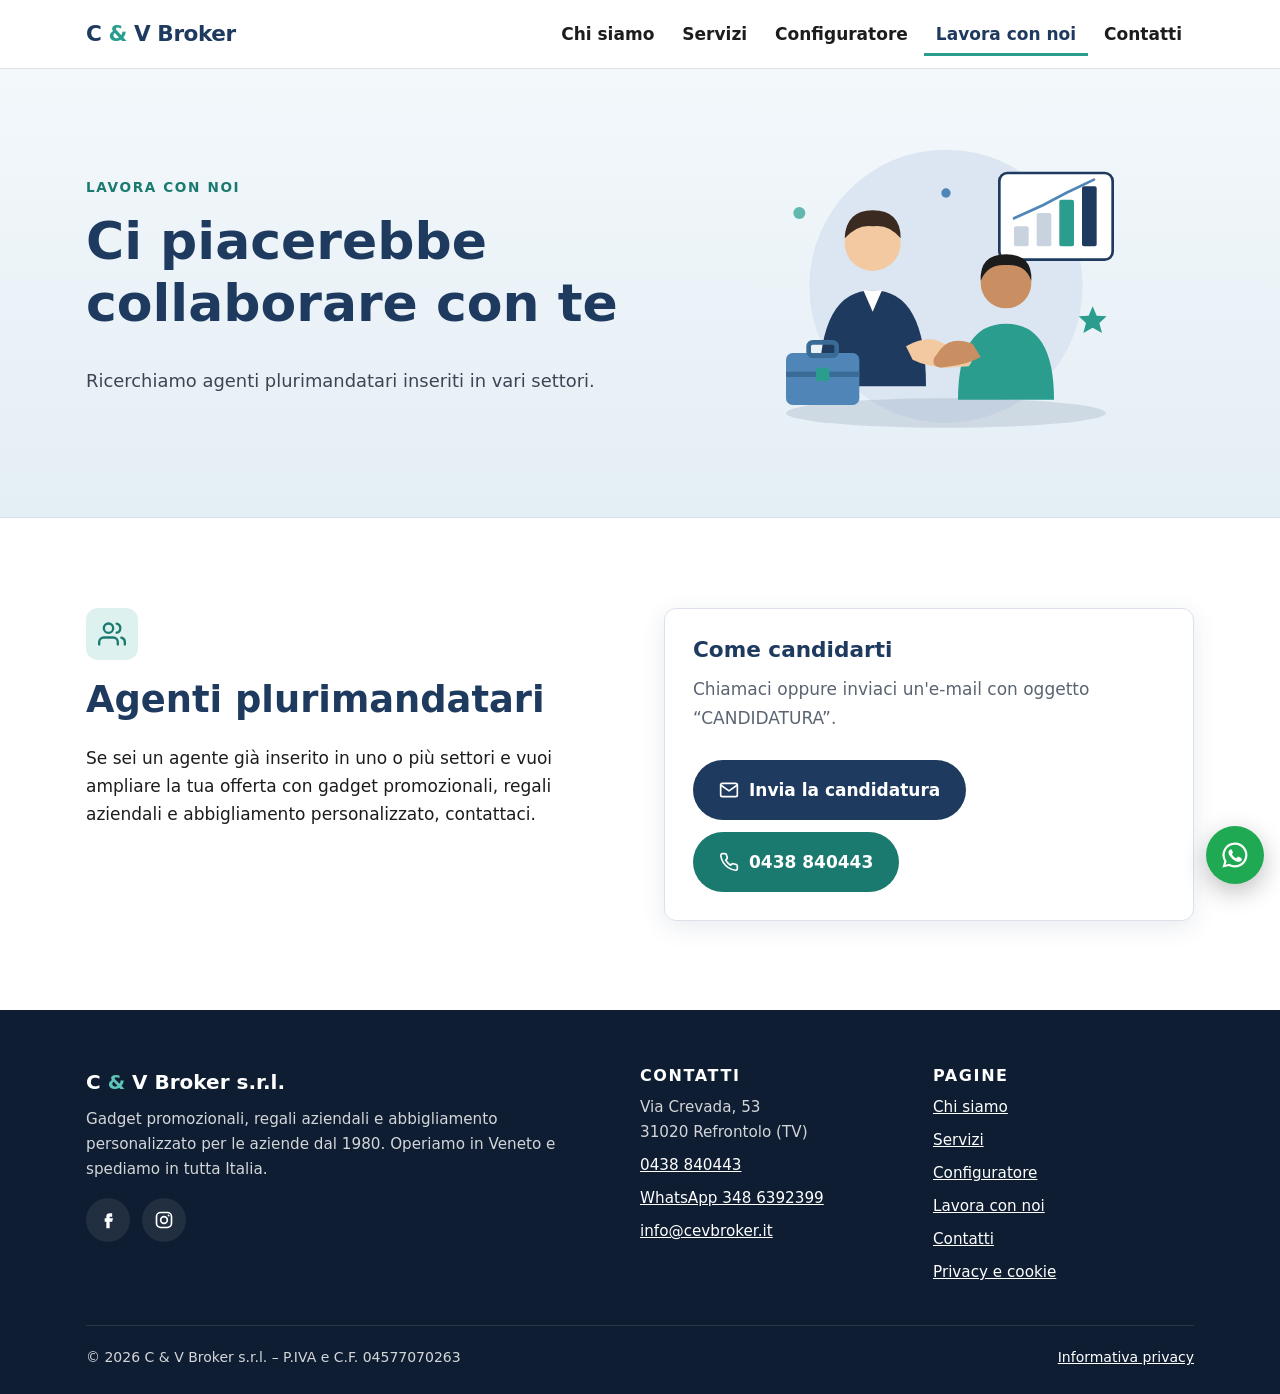
<file: lavora-con-noi.html>
<!doctype html>
<html lang="it">
<head>
  <meta charset="utf-8">
  <meta name="viewport" content="width=device-width, initial-scale=1">
  <title>Lavora con noi | C &amp; V Broker s.r.l.</title>
  <meta name="description" content="C &amp; V Broker ricerca agenti plurimandatari inseriti in vari settori. Invia la tua candidatura.">
  <link rel="canonical" href="https://www.cevbroker.it/lavora-con-noi.html">
  <meta property="og:type" content="website">
  <meta property="og:locale" content="it_IT">
  <meta property="og:site_name" content="C &amp; V Broker s.r.l.">
  <meta property="og:title" content="Lavora con noi | C &amp; V Broker s.r.l.">
  <meta property="og:description" content="C &amp; V Broker ricerca agenti plurimandatari inseriti in vari settori. Invia la tua candidatura.">
  <meta property="og:url" content="https://www.cevbroker.it/lavora-con-noi.html">
  <meta property="og:image" content="https://www.cevbroker.it/assets/img/og-image.jpg">
  <meta property="og:image:width" content="1200">
  <meta property="og:image:height" content="630">
  <meta property="og:image:alt" content="C &amp; V Broker – gadget, regali aziendali e abbigliamento personalizzato">
  <meta name="twitter:card" content="summary_large_image">
  <meta name="theme-color" content="#1F3A5F">
  <link rel="icon" href="favicon.svg" type="image/svg+xml">
  <link rel="icon" href="favicon-32.png" type="image/png" sizes="32x32">
  <link rel="apple-touch-icon" href="apple-touch-icon.png">
  <link rel="stylesheet" href="assets/css/style.css">
</head>
<body>
  <a class="skip-link" href="#contenuto">Vai al contenuto</a>
  <header class="site-header">
    <div class="container header-inner">
      <a class="brand" href="index.html" aria-label="C &amp; V Broker, torna alla home">C <span>&amp;</span> V Broker</a>
      <button class="nav-toggle" type="button" aria-expanded="false" aria-controls="site-nav" aria-label="Apri il menu">
        <span></span><span></span><span></span>
      </button>
      <nav id="site-nav" class="site-nav" aria-label="Navigazione principale">
        <ul>
        <li><a href="index.html">Chi siamo</a></li>
        <li><a href="servizi.html">Servizi</a></li>
        <li><a href="configuratore.html">Configuratore</a></li>
        <li><a href="lavora-con-noi.html" aria-current="page">Lavora con noi</a></li>
        <li><a href="contatti.html">Contatti</a></li>
        </ul>
      </nav>
    </div>
  </header>

  <main id="contenuto">
    <section class="hero hero--small">
      <div class="container hero-grid">
        <div class="hero-text">
        <span class="eyebrow">Lavora con noi</span>
        <h1>Ci piacerebbe collaborare con te</h1>
        <p>Ricerchiamo agenti plurimandatari inseriti in vari settori.</p>
        </div>
        <img class="hero-art" src="assets/img/hero-lavora.svg" alt="Illustrazione di una stretta di mano tra due professionisti con grafico di crescita" width="600" height="480" loading="eager">
      </div>
    </section>

    <section class="section">
      <div class="container split">
        <div>
          <div class="icon"><svg viewBox="0 0 24 24" fill="none" stroke="currentColor" stroke-width="2" stroke-linecap="round" stroke-linejoin="round" aria-hidden="true" focusable="false"><path d="M17 21v-2a4 4 0 0 0-4-4H5a4 4 0 0 0-4 4v2"/><circle cx="9" cy="7" r="4"/><path d="M23 21v-2a4 4 0 0 0-3-3.9"/><path d="M16 3.1a4 4 0 0 1 0 7.8"/></svg></div>
          <h2>Agenti plurimandatari</h2>
          <p>Se sei un agente già inserito in uno o più settori e vuoi ampliare la tua offerta con gadget promozionali, regali aziendali e abbigliamento personalizzato, contattaci.</p>
        </div>
        <div class="card">
          <h3>Come candidarti</h3>
          <p>Chiamaci oppure inviaci un'e-mail con oggetto &ldquo;CANDIDATURA&rdquo;.</p>
          <div class="btn-row">
            <a class="btn btn--primary" href="mailto:info@cevbroker.it?subject=CANDIDATURA"><svg viewBox="0 0 24 24" fill="none" stroke="currentColor" stroke-width="2" stroke-linecap="round" stroke-linejoin="round" aria-hidden="true" focusable="false"><rect x="2" y="4" width="20" height="16" rx="2"/><path d="m22 6-10 7L2 6"/></svg> Invia la candidatura</a>
            <a class="btn btn--accent" href="tel:+390438840443"><svg viewBox="0 0 24 24" fill="none" stroke="currentColor" stroke-width="2" stroke-linecap="round" stroke-linejoin="round" aria-hidden="true" focusable="false"><path d="M22 16.9v3a2 2 0 0 1-2.2 2 19.8 19.8 0 0 1-8.6-3.1 19.5 19.5 0 0 1-6-6A19.8 19.8 0 0 1 2.1 4.2 2 2 0 0 1 4.1 2h3a2 2 0 0 1 2 1.7c.1.9.4 1.8.7 2.7a2 2 0 0 1-.5 2.1L8 9.8a16 16 0 0 0 6 6l1.3-1.3a2 2 0 0 1 2.1-.4c.9.3 1.8.6 2.7.7a2 2 0 0 1 1.7 2z"/></svg> 0438 840443</a>
          </div>
        </div>
      </div>
    </section>
  </main>

  <footer class="site-footer">
    <div class="container">
      <div class="footer-grid">
        <div>
          <p class="footer-brand">C <span>&amp;</span> V Broker s.r.l.</p>
          <p>Gadget promozionali, regali aziendali e abbigliamento personalizzato per le aziende dal 1980. Operiamo in Veneto e spediamo in tutta Italia.</p>
          <div class="social">
            <a href="https://www.facebook.com/cvbrokersrl" target="_blank" rel="noopener" aria-label="Facebook (si apre in una nuova scheda)"><svg viewBox="0 0 24 24" aria-hidden="true" focusable="false"><path fill="currentColor" d="M14 8h3V4h-3a4 4 0 0 0-4 4v2H8v4h2v8h4v-8h3l1-4h-4V8.5c0-.3.2-.5.5-.5z"/></svg></a>
            <a href="https://www.instagram.com/cevbrokersrl/" target="_blank" rel="noopener" aria-label="Instagram (si apre in una nuova scheda)"><svg viewBox="0 0 24 24" aria-hidden="true" focusable="false"><rect x="3" y="3" width="18" height="18" rx="5" fill="none" stroke="currentColor" stroke-width="2"/><circle cx="12" cy="12" r="4" fill="none" stroke="currentColor" stroke-width="2"/><circle cx="17.5" cy="6.5" r="1.2" fill="currentColor"/></svg></a>
          </div>
        </div>
        <div>
          <h2>Contatti</h2>
          <ul>
            <li>Via Crevada, 53<br>31020 Refrontolo (TV)</li>
            <li><a href="tel:+390438840443">0438 840443</a></li>
            <li><a href="https://wa.me/393486392399" target="_blank" rel="noopener">WhatsApp 348 6392399</a></li>
            <li><a href="mailto:info@cevbroker.it">info@cevbroker.it</a></li>
          </ul>
        </div>
        <div>
          <h2>Pagine</h2>
          <ul>
            <li><a href="index.html">Chi siamo</a></li>
            <li><a href="servizi.html">Servizi</a></li>
            <li><a href="configuratore.html">Configuratore</a></li>
            <li><a href="lavora-con-noi.html">Lavora con noi</a></li>
            <li><a href="contatti.html">Contatti</a></li>
            <li><a href="privacy.html">Privacy e cookie</a></li>
          </ul>
        </div>
      </div>
      <div class="footer-bottom">
        <span>&copy; <span id="year">2026</span> C &amp; V Broker s.r.l. &ndash; P.IVA e C.F. 04577070263</span>
        <a href="privacy.html">Informativa privacy</a>
      </div>
    </div>
  </footer>

  <button class="to-top" type="button" aria-label="Torna all'inizio della pagina"><svg viewBox="0 0 24 24" fill="none" stroke="currentColor" stroke-width="2.5" stroke-linecap="round" stroke-linejoin="round" aria-hidden="true" focusable="false"><path d="M12 19V5M5 12l7-7 7 7"/></svg></button>

  <a class="whatsapp-float" href="https://wa.me/393486392399" target="_blank" rel="noopener" aria-label="Scrivici su WhatsApp"><svg viewBox="0 0 24 24" aria-hidden="true" focusable="false"><path fill="currentColor" d="M12 2a10 10 0 0 0-8.6 15.1L2 22l5-1.3A10 10 0 1 0 12 2zm0 18.2a8.2 8.2 0 0 1-4.2-1.1l-.3-.2-3 .8.8-2.9-.2-.3A8.2 8.2 0 1 1 12 20.2zm4.5-6.1c-.2-.1-1.5-.7-1.7-.8-.2-.1-.4-.1-.6.1l-.8 1c-.1.2-.3.2-.5.1a6.7 6.7 0 0 1-3.3-2.9c-.3-.4.3-.4.7-1.4.1-.2 0-.3 0-.4l-.8-1.8c-.2-.5-.4-.4-.6-.4h-.5a1 1 0 0 0-.7.3 3 3 0 0 0-.9 2.2 5.2 5.2 0 0 0 1.1 2.7 11.8 11.8 0 0 0 4.5 4c1.7.7 2.3.8 3.2.6.5-.1 1.5-.6 1.7-1.2.2-.6.2-1.1.2-1.2-.1-.1-.2-.2-.5-.3z"/></svg></a>

  <script src="assets/js/main.js" defer></script>
</body>
</html>
</file>
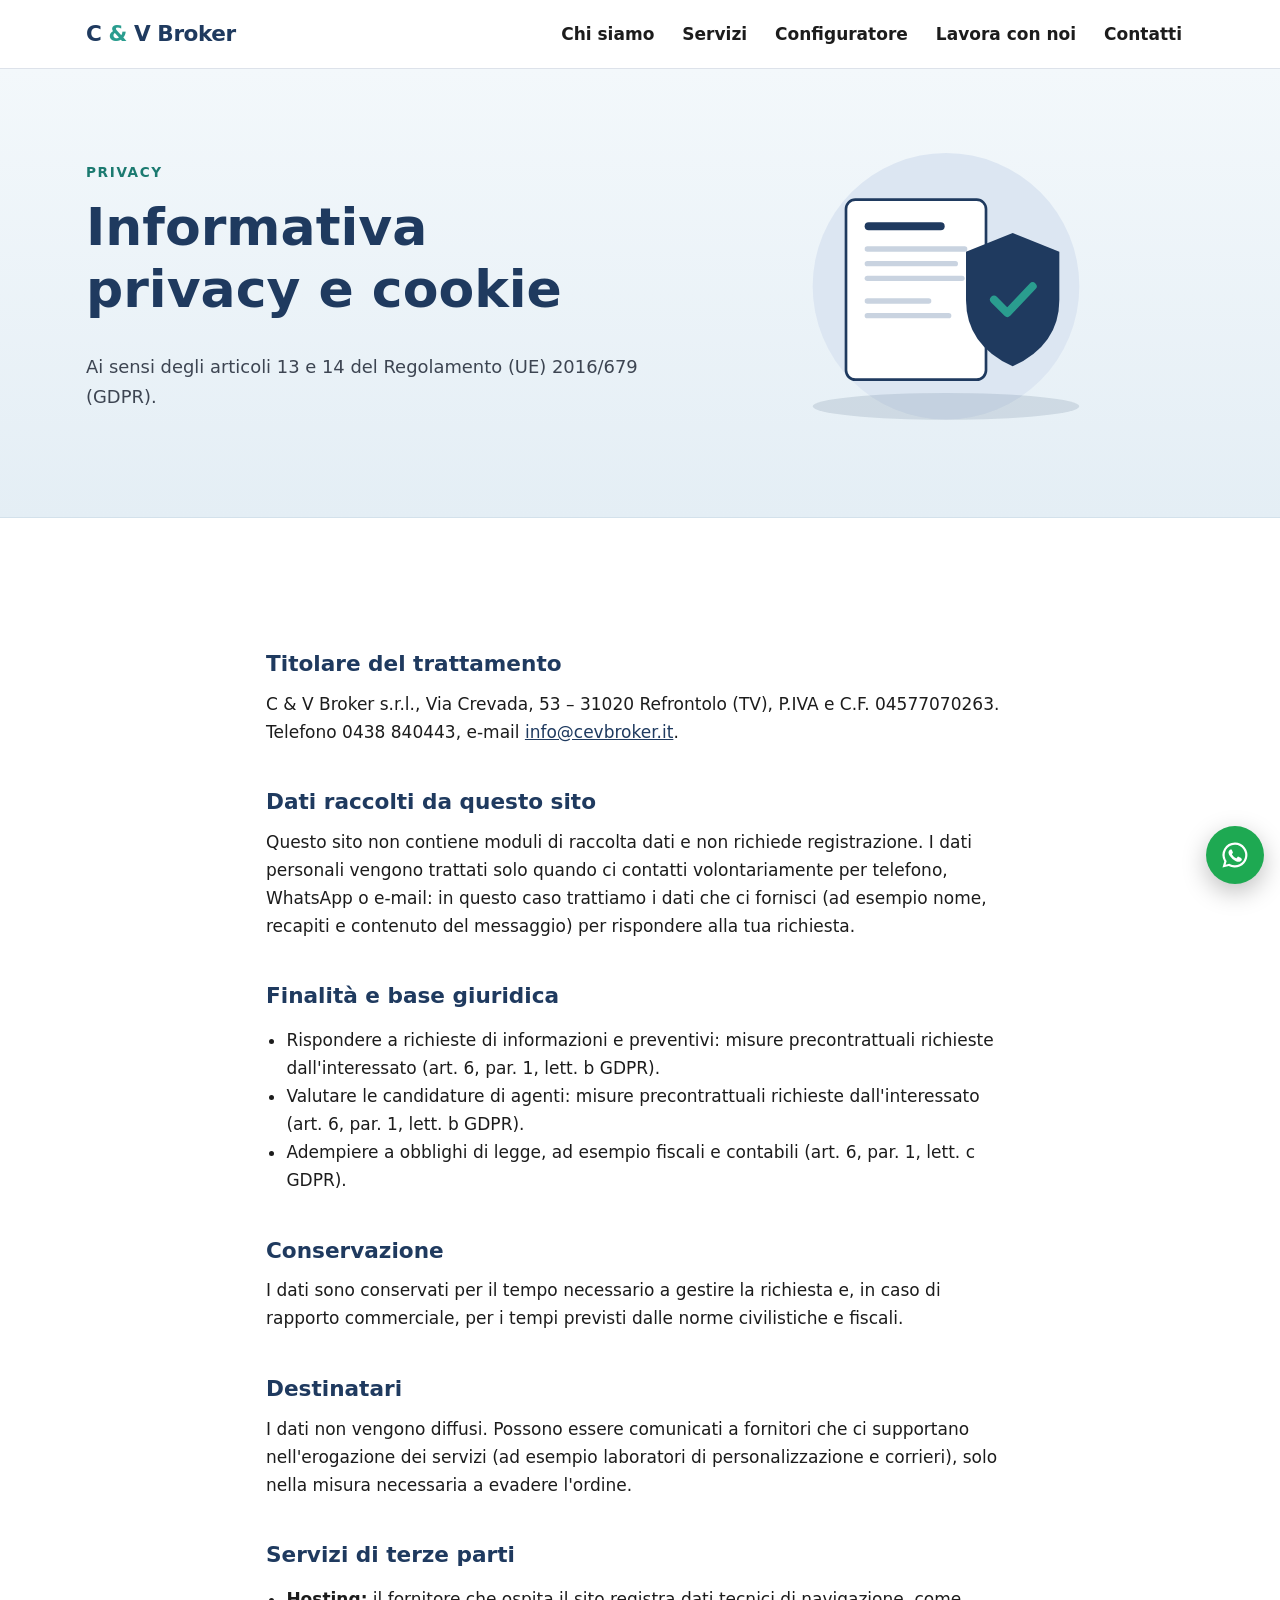
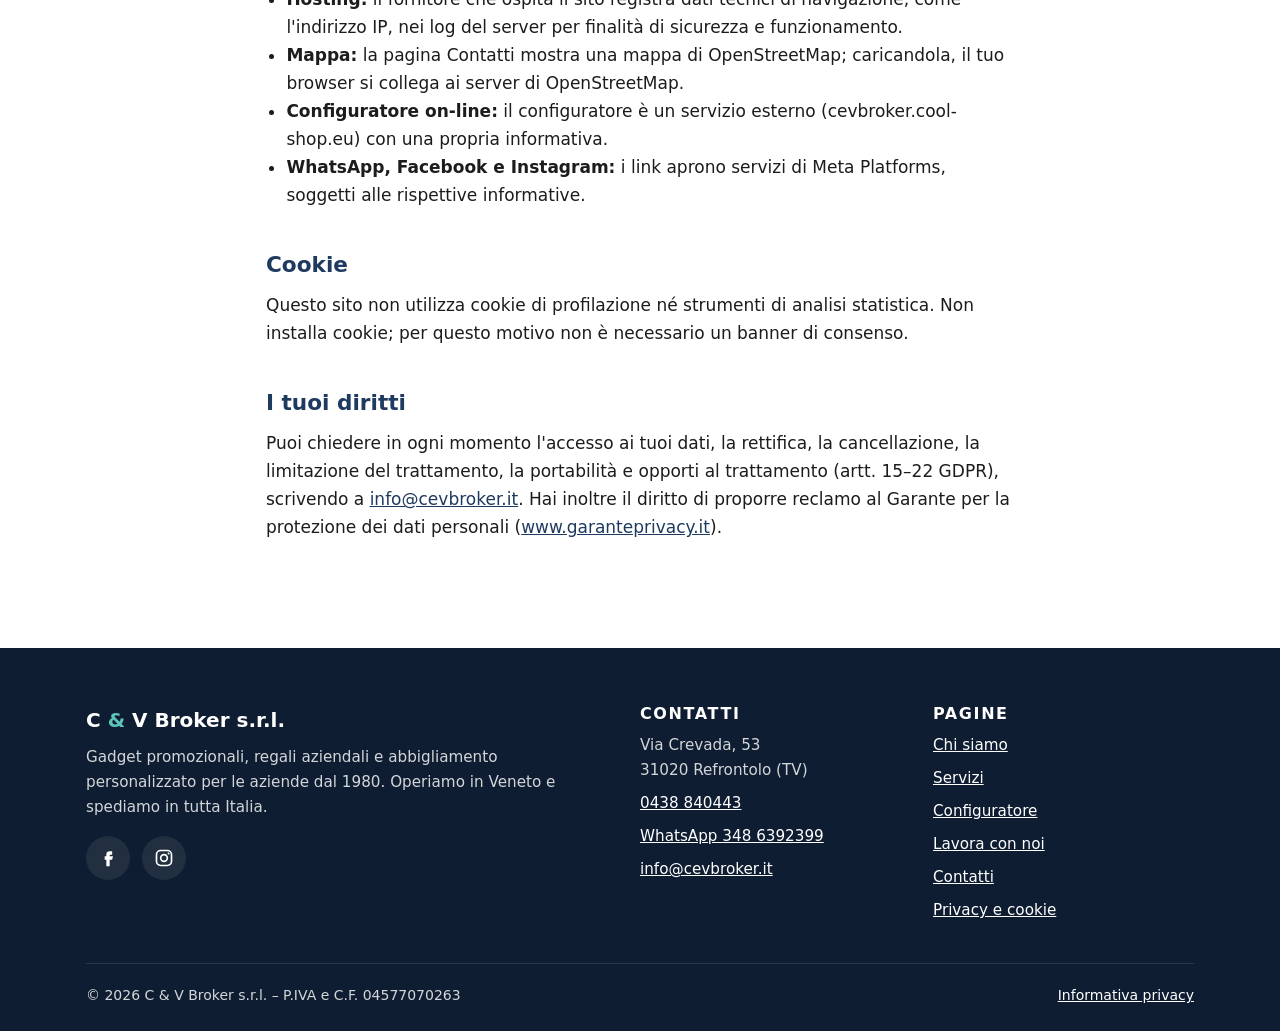
<file: privacy.html>
<!doctype html>
<html lang="it">
<head>
  <meta charset="utf-8">
  <meta name="viewport" content="width=device-width, initial-scale=1">
  <title>Privacy e cookie | C &amp; V Broker s.r.l.</title>
  <meta name="description" content="Informativa sul trattamento dei dati personali e sui cookie del sito di C &amp; V Broker s.r.l.">
  <link rel="canonical" href="https://www.cevbroker.it/privacy.html">
  <meta property="og:type" content="website">
  <meta property="og:locale" content="it_IT">
  <meta property="og:site_name" content="C &amp; V Broker s.r.l.">
  <meta property="og:title" content="Privacy e cookie | C &amp; V Broker s.r.l.">
  <meta property="og:description" content="Informativa sul trattamento dei dati personali e sui cookie del sito di C &amp; V Broker s.r.l.">
  <meta property="og:url" content="https://www.cevbroker.it/privacy.html">
  <meta property="og:image" content="https://www.cevbroker.it/assets/img/og-image.jpg">
  <meta property="og:image:width" content="1200">
  <meta property="og:image:height" content="630">
  <meta property="og:image:alt" content="C &amp; V Broker – gadget, regali aziendali e abbigliamento personalizzato">
  <meta name="twitter:card" content="summary_large_image">
  <meta name="theme-color" content="#1F3A5F">
  <link rel="icon" href="favicon.svg" type="image/svg+xml">
  <link rel="icon" href="favicon-32.png" type="image/png" sizes="32x32">
  <link rel="apple-touch-icon" href="apple-touch-icon.png">
  <link rel="stylesheet" href="assets/css/style.css">
</head>
<body>
  <a class="skip-link" href="#contenuto">Vai al contenuto</a>
  <header class="site-header">
    <div class="container header-inner">
      <a class="brand" href="index.html" aria-label="C &amp; V Broker, torna alla home">C <span>&amp;</span> V Broker</a>
      <button class="nav-toggle" type="button" aria-expanded="false" aria-controls="site-nav" aria-label="Apri il menu">
        <span></span><span></span><span></span>
      </button>
      <nav id="site-nav" class="site-nav" aria-label="Navigazione principale">
        <ul>
        <li><a href="index.html">Chi siamo</a></li>
        <li><a href="servizi.html">Servizi</a></li>
        <li><a href="configuratore.html">Configuratore</a></li>
        <li><a href="lavora-con-noi.html">Lavora con noi</a></li>
        <li><a href="contatti.html">Contatti</a></li>
        </ul>
      </nav>
    </div>
  </header>

  <main id="contenuto">
    <section class="hero hero--small">
      <div class="container hero-grid">
        <div class="hero-text">
        <span class="eyebrow">Privacy</span>
        <h1>Informativa privacy e cookie</h1>
        <p>Ai sensi degli articoli 13 e 14 del Regolamento (UE) 2016/679 (GDPR).</p>
        </div>
        <img class="hero-art" src="assets/img/hero-privacy.svg" alt="Illustrazione di un documento con uno scudo di protezione" width="600" height="480" loading="eager">
      </div>
    </section>

    <section class="section">
      <div class="container prose">
        <h2>Titolare del trattamento</h2>
        <p>C &amp; V Broker s.r.l., Via Crevada, 53 &ndash; 31020 Refrontolo (TV), P.IVA e C.F. 04577070263. Telefono 0438 840443, e-mail <a href="mailto:info@cevbroker.it">info@cevbroker.it</a>.</p>

        <h2>Dati raccolti da questo sito</h2>
        <p>Questo sito non contiene moduli di raccolta dati e non richiede registrazione. I dati personali vengono trattati solo quando ci contatti volontariamente per telefono, WhatsApp o e-mail: in questo caso trattiamo i dati che ci fornisci (ad esempio nome, recapiti e contenuto del messaggio) per rispondere alla tua richiesta.</p>

        <h2>Finalità e base giuridica</h2>
        <ul>
          <li>Rispondere a richieste di informazioni e preventivi: misure precontrattuali richieste dall'interessato (art. 6, par. 1, lett. b GDPR).</li>
          <li>Valutare le candidature di agenti: misure precontrattuali richieste dall'interessato (art. 6, par. 1, lett. b GDPR).</li>
          <li>Adempiere a obblighi di legge, ad esempio fiscali e contabili (art. 6, par. 1, lett. c GDPR).</li>
        </ul>

        <h2>Conservazione</h2>
        <p>I dati sono conservati per il tempo necessario a gestire la richiesta e, in caso di rapporto commerciale, per i tempi previsti dalle norme civilistiche e fiscali.</p>

        <h2>Destinatari</h2>
        <p>I dati non vengono diffusi. Possono essere comunicati a fornitori che ci supportano nell'erogazione dei servizi (ad esempio laboratori di personalizzazione e corrieri), solo nella misura necessaria a evadere l'ordine.</p>

        <h2>Servizi di terze parti</h2>
        <ul>
          <li><strong>Hosting:</strong> il fornitore che ospita il sito registra dati tecnici di navigazione, come l'indirizzo IP, nei log del server per finalità di sicurezza e funzionamento.</li>
          <li><strong>Mappa:</strong> la pagina Contatti mostra una mappa di OpenStreetMap; caricandola, il tuo browser si collega ai server di OpenStreetMap.</li>
          <li><strong>Configuratore on-line:</strong> il configuratore è un servizio esterno (cevbroker.cool-shop.eu) con una propria informativa.</li>
          <li><strong>WhatsApp, Facebook e Instagram:</strong> i link aprono servizi di Meta Platforms, soggetti alle rispettive informative.</li>
        </ul>

        <h2>Cookie</h2>
        <p>Questo sito non utilizza cookie di profilazione né strumenti di analisi statistica. Non installa cookie; per questo motivo non è necessario un banner di consenso.</p>

        <h2>I tuoi diritti</h2>
        <p>Puoi chiedere in ogni momento l'accesso ai tuoi dati, la rettifica, la cancellazione, la limitazione del trattamento, la portabilità e opporti al trattamento (artt. 15&ndash;22 GDPR), scrivendo a <a href="mailto:info@cevbroker.it">info@cevbroker.it</a>. Hai inoltre il diritto di proporre reclamo al Garante per la protezione dei dati personali (<a href="https://www.garanteprivacy.it" target="_blank" rel="noopener">www.garanteprivacy.it</a>).</p>
      </div>
    </section>
  </main>

  <footer class="site-footer">
    <div class="container">
      <div class="footer-grid">
        <div>
          <p class="footer-brand">C <span>&amp;</span> V Broker s.r.l.</p>
          <p>Gadget promozionali, regali aziendali e abbigliamento personalizzato per le aziende dal 1980. Operiamo in Veneto e spediamo in tutta Italia.</p>
          <div class="social">
            <a href="https://www.facebook.com/cvbrokersrl" target="_blank" rel="noopener" aria-label="Facebook (si apre in una nuova scheda)"><svg viewBox="0 0 24 24" aria-hidden="true" focusable="false"><path fill="currentColor" d="M14 8h3V4h-3a4 4 0 0 0-4 4v2H8v4h2v8h4v-8h3l1-4h-4V8.5c0-.3.2-.5.5-.5z"/></svg></a>
            <a href="https://www.instagram.com/cevbrokersrl/" target="_blank" rel="noopener" aria-label="Instagram (si apre in una nuova scheda)"><svg viewBox="0 0 24 24" aria-hidden="true" focusable="false"><rect x="3" y="3" width="18" height="18" rx="5" fill="none" stroke="currentColor" stroke-width="2"/><circle cx="12" cy="12" r="4" fill="none" stroke="currentColor" stroke-width="2"/><circle cx="17.5" cy="6.5" r="1.2" fill="currentColor"/></svg></a>
          </div>
        </div>
        <div>
          <h2>Contatti</h2>
          <ul>
            <li>Via Crevada, 53<br>31020 Refrontolo (TV)</li>
            <li><a href="tel:+390438840443">0438 840443</a></li>
            <li><a href="https://wa.me/393486392399" target="_blank" rel="noopener">WhatsApp 348 6392399</a></li>
            <li><a href="mailto:info@cevbroker.it">info@cevbroker.it</a></li>
          </ul>
        </div>
        <div>
          <h2>Pagine</h2>
          <ul>
            <li><a href="index.html">Chi siamo</a></li>
            <li><a href="servizi.html">Servizi</a></li>
            <li><a href="configuratore.html">Configuratore</a></li>
            <li><a href="lavora-con-noi.html">Lavora con noi</a></li>
            <li><a href="contatti.html">Contatti</a></li>
            <li><a href="privacy.html">Privacy e cookie</a></li>
          </ul>
        </div>
      </div>
      <div class="footer-bottom">
        <span>&copy; <span id="year">2026</span> C &amp; V Broker s.r.l. &ndash; P.IVA e C.F. 04577070263</span>
        <a href="privacy.html">Informativa privacy</a>
      </div>
    </div>
  </footer>

  <button class="to-top" type="button" aria-label="Torna all'inizio della pagina"><svg viewBox="0 0 24 24" fill="none" stroke="currentColor" stroke-width="2.5" stroke-linecap="round" stroke-linejoin="round" aria-hidden="true" focusable="false"><path d="M12 19V5M5 12l7-7 7 7"/></svg></button>

  <a class="whatsapp-float" href="https://wa.me/393486392399" target="_blank" rel="noopener" aria-label="Scrivici su WhatsApp"><svg viewBox="0 0 24 24" aria-hidden="true" focusable="false"><path fill="currentColor" d="M12 2a10 10 0 0 0-8.6 15.1L2 22l5-1.3A10 10 0 1 0 12 2zm0 18.2a8.2 8.2 0 0 1-4.2-1.1l-.3-.2-3 .8.8-2.9-.2-.3A8.2 8.2 0 1 1 12 20.2zm4.5-6.1c-.2-.1-1.5-.7-1.7-.8-.2-.1-.4-.1-.6.1l-.8 1c-.1.2-.3.2-.5.1a6.7 6.7 0 0 1-3.3-2.9c-.3-.4.3-.4.7-1.4.1-.2 0-.3 0-.4l-.8-1.8c-.2-.5-.4-.4-.6-.4h-.5a1 1 0 0 0-.7.3 3 3 0 0 0-.9 2.2 5.2 5.2 0 0 0 1.1 2.7 11.8 11.8 0 0 0 4.5 4c1.7.7 2.3.8 3.2.6.5-.1 1.5-.6 1.7-1.2.2-.6.2-1.1.2-1.2-.1-.1-.2-.2-.5-.3z"/></svg></a>

  <script src="assets/js/main.js" defer></script>
</body>
</html>
</file>
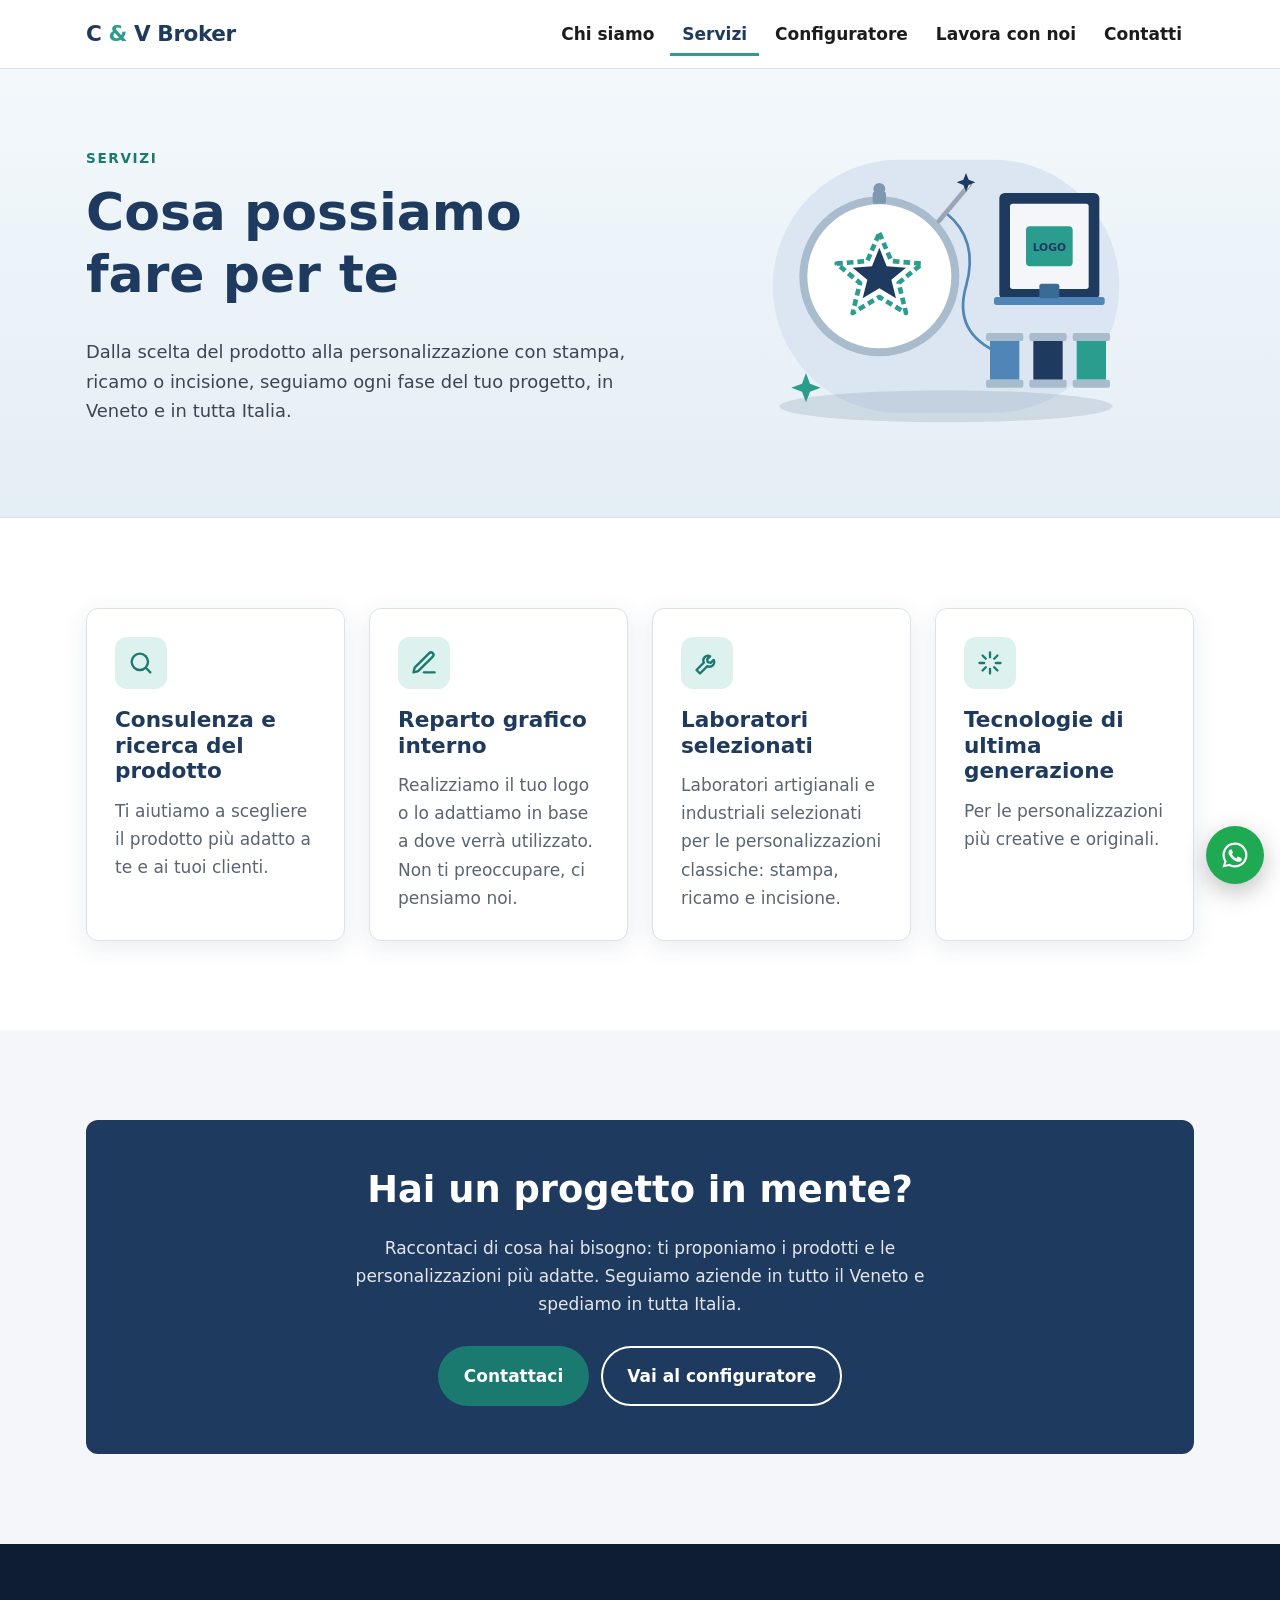
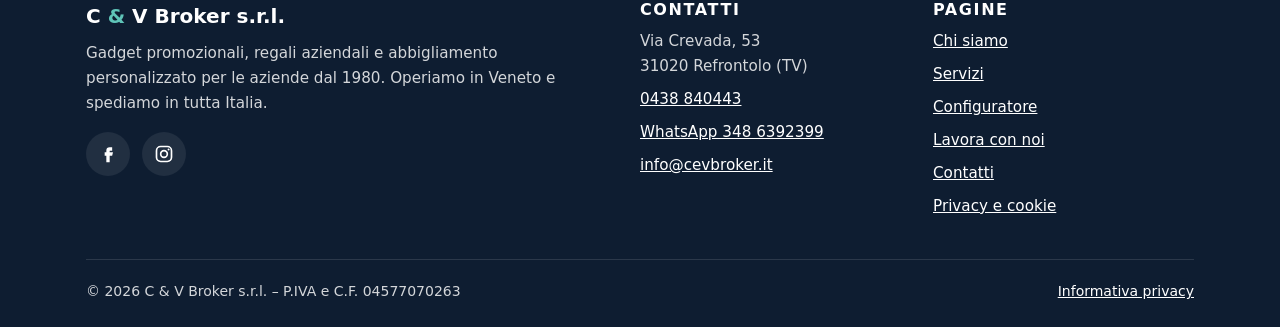
<file: servizi.html>
<!doctype html>
<html lang="it">
<head>
  <meta charset="utf-8">
  <meta name="viewport" content="width=device-width, initial-scale=1">
  <title>Stampa, ricamo e incisione su gadget | C &amp; V Broker</title>
  <meta name="description" content="Consulenza, reparto grafico interno, stampa, ricamo e incisione con laboratori selezionati. Per aziende del Veneto, con spedizione in tutta Italia.">
  <link rel="canonical" href="https://www.cevbroker.it/servizi.html">
  <meta property="og:type" content="website">
  <meta property="og:locale" content="it_IT">
  <meta property="og:site_name" content="C &amp; V Broker s.r.l.">
  <meta property="og:title" content="Stampa, ricamo e incisione su gadget | C &amp; V Broker">
  <meta property="og:description" content="Consulenza, reparto grafico interno, stampa, ricamo e incisione con laboratori selezionati. Per aziende del Veneto, con spedizione in tutta Italia.">
  <meta property="og:url" content="https://www.cevbroker.it/servizi.html">
  <meta property="og:image" content="https://www.cevbroker.it/assets/img/og-image.jpg">
  <meta property="og:image:width" content="1200">
  <meta property="og:image:height" content="630">
  <meta property="og:image:alt" content="C &amp; V Broker – gadget, regali aziendali e abbigliamento personalizzato">
  <meta name="twitter:card" content="summary_large_image">
  <meta name="theme-color" content="#1F3A5F">
  <link rel="icon" href="favicon.svg" type="image/svg+xml">
  <link rel="icon" href="favicon-32.png" type="image/png" sizes="32x32">
  <link rel="apple-touch-icon" href="apple-touch-icon.png">
  <link rel="stylesheet" href="assets/css/style.css">
</head>
<body>
  <a class="skip-link" href="#contenuto">Vai al contenuto</a>
  <header class="site-header">
    <div class="container header-inner">
      <a class="brand" href="index.html" aria-label="C &amp; V Broker, torna alla home">C <span>&amp;</span> V Broker</a>
      <button class="nav-toggle" type="button" aria-expanded="false" aria-controls="site-nav" aria-label="Apri il menu">
        <span></span><span></span><span></span>
      </button>
      <nav id="site-nav" class="site-nav" aria-label="Navigazione principale">
        <ul>
        <li><a href="index.html">Chi siamo</a></li>
        <li><a href="servizi.html" aria-current="page">Servizi</a></li>
        <li><a href="configuratore.html">Configuratore</a></li>
        <li><a href="lavora-con-noi.html">Lavora con noi</a></li>
        <li><a href="contatti.html">Contatti</a></li>
        </ul>
      </nav>
    </div>
  </header>

  <main id="contenuto">
    <section class="hero hero--small">
      <div class="container hero-grid">
        <div class="hero-text">
        <span class="eyebrow">Servizi</span>
        <h1>Cosa possiamo fare per te</h1>
        <p>Dalla scelta del prodotto alla personalizzazione con stampa, ricamo o incisione, seguiamo ogni fase del tuo progetto, in Veneto e in tutta Italia.</p>
        </div>
        <img class="hero-art" src="assets/img/hero-servizi.svg" alt="Illustrazione di un laboratorio di personalizzazione: telaio da ricamo, rocchetti di filo e telaio serigrafico" width="600" height="480" loading="eager">
      </div>
    </section>

    <section class="section">
      <div class="container">
        <div class="grid grid--2 grid--4">
          <article class="card">
            <div class="icon"><svg viewBox="0 0 24 24" fill="none" stroke="currentColor" stroke-width="2" stroke-linecap="round" stroke-linejoin="round" aria-hidden="true" focusable="false"><circle cx="11" cy="11" r="7"/><path d="m20 20-3.5-3.5"/></svg></div>
            <h3>Consulenza e ricerca del prodotto</h3>
            <p>Ti aiutiamo a scegliere il prodotto più adatto a te e ai tuoi clienti.</p>
          </article>
          <article class="card">
            <div class="icon"><svg viewBox="0 0 24 24" fill="none" stroke="currentColor" stroke-width="2" stroke-linecap="round" stroke-linejoin="round" aria-hidden="true" focusable="false"><path d="M12 20h9"/><path d="M16.5 3.5a2.1 2.1 0 0 1 3 3L7 19l-4 1 1-4z"/></svg></div>
            <h3>Reparto grafico interno</h3>
            <p>Realizziamo il tuo logo o lo adattiamo in base a dove verrà utilizzato. Non ti preoccupare, ci pensiamo noi.</p>
          </article>
          <article class="card">
            <div class="icon"><svg viewBox="0 0 24 24" fill="none" stroke="currentColor" stroke-width="2" stroke-linecap="round" stroke-linejoin="round" aria-hidden="true" focusable="false"><path d="M14.7 6.3a4 4 0 0 0-5.4 5.4L3 18l3 3 6.3-6.3a4 4 0 0 0 5.4-5.4l-2.6 2.6-2.4-.6-.6-2.4z"/></svg></div>
            <h3>Laboratori selezionati</h3>
            <p>Laboratori artigianali e industriali selezionati per le personalizzazioni classiche: stampa, ricamo e incisione.</p>
          </article>
          <article class="card">
            <div class="icon"><svg viewBox="0 0 24 24" fill="none" stroke="currentColor" stroke-width="2" stroke-linecap="round" stroke-linejoin="round" aria-hidden="true" focusable="false"><path d="M12 3v4M12 17v4M3 12h4M17 12h4M5.6 5.6l2.8 2.8M15.6 15.6l2.8 2.8M5.6 18.4l2.8-2.8M15.6 8.4l2.8-2.8"/></svg></div>
            <h3>Tecnologie di ultima generazione</h3>
            <p>Per le personalizzazioni più creative e originali.</p>
          </article>
        </div>
      </div>
    </section>

    <section class="section section--surface">
      <div class="container">
        <div class="highlight">
          <h2>Hai un progetto in mente?</h2>
          <p>Raccontaci di cosa hai bisogno: ti proponiamo i prodotti e le personalizzazioni più adatte. Seguiamo aziende in tutto il Veneto e spediamo in tutta Italia.</p>
          <div class="btn-row">
            <a class="btn btn--accent" href="contatti.html">Contattaci</a>
            <a class="btn btn--outline" href="configuratore.html">Vai al configuratore</a>
          </div>
        </div>
      </div>
    </section>
  </main>

  <footer class="site-footer">
    <div class="container">
      <div class="footer-grid">
        <div>
          <p class="footer-brand">C <span>&amp;</span> V Broker s.r.l.</p>
          <p>Gadget promozionali, regali aziendali e abbigliamento personalizzato per le aziende dal 1980. Operiamo in Veneto e spediamo in tutta Italia.</p>
          <div class="social">
            <a href="https://www.facebook.com/cvbrokersrl" target="_blank" rel="noopener" aria-label="Facebook (si apre in una nuova scheda)"><svg viewBox="0 0 24 24" aria-hidden="true" focusable="false"><path fill="currentColor" d="M14 8h3V4h-3a4 4 0 0 0-4 4v2H8v4h2v8h4v-8h3l1-4h-4V8.5c0-.3.2-.5.5-.5z"/></svg></a>
            <a href="https://www.instagram.com/cevbrokersrl/" target="_blank" rel="noopener" aria-label="Instagram (si apre in una nuova scheda)"><svg viewBox="0 0 24 24" aria-hidden="true" focusable="false"><rect x="3" y="3" width="18" height="18" rx="5" fill="none" stroke="currentColor" stroke-width="2"/><circle cx="12" cy="12" r="4" fill="none" stroke="currentColor" stroke-width="2"/><circle cx="17.5" cy="6.5" r="1.2" fill="currentColor"/></svg></a>
          </div>
        </div>
        <div>
          <h2>Contatti</h2>
          <ul>
            <li>Via Crevada, 53<br>31020 Refrontolo (TV)</li>
            <li><a href="tel:+390438840443">0438 840443</a></li>
            <li><a href="https://wa.me/393486392399" target="_blank" rel="noopener">WhatsApp 348 6392399</a></li>
            <li><a href="mailto:info@cevbroker.it">info@cevbroker.it</a></li>
          </ul>
        </div>
        <div>
          <h2>Pagine</h2>
          <ul>
            <li><a href="index.html">Chi siamo</a></li>
            <li><a href="servizi.html">Servizi</a></li>
            <li><a href="configuratore.html">Configuratore</a></li>
            <li><a href="lavora-con-noi.html">Lavora con noi</a></li>
            <li><a href="contatti.html">Contatti</a></li>
            <li><a href="privacy.html">Privacy e cookie</a></li>
          </ul>
        </div>
      </div>
      <div class="footer-bottom">
        <span>&copy; <span id="year">2026</span> C &amp; V Broker s.r.l. &ndash; P.IVA e C.F. 04577070263</span>
        <a href="privacy.html">Informativa privacy</a>
      </div>
    </div>
  </footer>

  <button class="to-top" type="button" aria-label="Torna all'inizio della pagina"><svg viewBox="0 0 24 24" fill="none" stroke="currentColor" stroke-width="2.5" stroke-linecap="round" stroke-linejoin="round" aria-hidden="true" focusable="false"><path d="M12 19V5M5 12l7-7 7 7"/></svg></button>

  <a class="whatsapp-float" href="https://wa.me/393486392399" target="_blank" rel="noopener" aria-label="Scrivici su WhatsApp"><svg viewBox="0 0 24 24" aria-hidden="true" focusable="false"><path fill="currentColor" d="M12 2a10 10 0 0 0-8.6 15.1L2 22l5-1.3A10 10 0 1 0 12 2zm0 18.2a8.2 8.2 0 0 1-4.2-1.1l-.3-.2-3 .8.8-2.9-.2-.3A8.2 8.2 0 1 1 12 20.2zm4.5-6.1c-.2-.1-1.5-.7-1.7-.8-.2-.1-.4-.1-.6.1l-.8 1c-.1.2-.3.2-.5.1a6.7 6.7 0 0 1-3.3-2.9c-.3-.4.3-.4.7-1.4.1-.2 0-.3 0-.4l-.8-1.8c-.2-.5-.4-.4-.6-.4h-.5a1 1 0 0 0-.7.3 3 3 0 0 0-.9 2.2 5.2 5.2 0 0 0 1.1 2.7 11.8 11.8 0 0 0 4.5 4c1.7.7 2.3.8 3.2.6.5-.1 1.5-.6 1.7-1.2.2-.6.2-1.1.2-1.2-.1-.1-.2-.2-.5-.3z"/></svg></a>

  <script src="assets/js/main.js" defer></script>
</body>
</html>
</file>
<file: assets/css/style.css>
/* C & V Broker s.r.l. — foglio di stile principale */

:root {
  --color-primary: #1F3A5F;
  --color-primary-dark: #152a46;
  --color-accent: #2A9D8F;        /* verde acqua: decorazioni, icone */
  --color-accent-strong: #1B7A70; /* verde acqua scuro: pulsanti e testo su chiaro */
  --color-accent-dark: #145E56;
  --color-accent-soft: #DDF1EE;
  --color-sky: #DCE6F2;
  --color-bg: #FFFFFF;
  --color-surface: #F4F6F9;
  --color-text: #1C1C1C;
  --color-muted: #5B6472;
  --color-border: #DDE2EA;
  --color-whatsapp: #1EA952;

  --font: system-ui, -apple-system, "Segoe UI", Roboto, sans-serif;
  --radius: 12px;
  --shadow: 0 6px 24px rgba(31, 58, 95, 0.10);
  --container: 1140px;
  --header-h: 68px;
}

*,
*::before,
*::after {
  box-sizing: border-box;
}

html {
  scroll-behavior: smooth;
}

body {
  margin: 0;
  font-family: var(--font);
  font-size: clamp(1rem, 0.96rem + 0.2vw, 1.0625rem);
  line-height: 1.65;
  color: var(--color-text);
  background: var(--color-bg);
  overflow-x: hidden;
}

img,
svg,
iframe {
  max-width: 100%;
  display: block;
}

a {
  color: var(--color-primary);
}

a:hover {
  color: var(--color-accent-strong);
}

:focus-visible {
  outline: 3px solid var(--color-accent);
  outline-offset: 3px;
  border-radius: 4px;
}

h1,
h2,
h3 {
  line-height: 1.2;
  color: var(--color-primary);
  margin: 0 0 0.6em;
}

h1 {
  font-size: clamp(2rem, 1.5rem + 2.4vw, 3.25rem);
}

h2 {
  font-size: clamp(1.6rem, 1.3rem + 1.4vw, 2.3rem);
}

h3 {
  font-size: clamp(1.15rem, 1.05rem + 0.5vw, 1.35rem);
}

p {
  margin: 0 0 1em;
}

.container {
  width: 100%;
  max-width: var(--container);
  margin: 0 auto;
  padding: 0 16px;
}

.skip-link {
  position: absolute;
  left: 16px;
  top: -60px;
  background: var(--color-primary);
  color: #fff;
  padding: 10px 16px;
  border-radius: 6px;
  z-index: 200;
}

.skip-link:focus {
  top: 12px;
  color: #fff;
}

/* ---------- Header ---------- */

.site-header {
  position: sticky;
  top: 0;
  z-index: 100;
  background: var(--color-bg);
  border-bottom: 1px solid var(--color-border);
}

.header-inner {
  display: flex;
  align-items: center;
  justify-content: space-between;
  min-height: var(--header-h);
}

.brand {
  font-weight: 800;
  font-size: 1.35rem;
  letter-spacing: -0.02em;
  color: var(--color-primary);
  text-decoration: none;
}

.brand span {
  color: var(--color-accent);
}

.nav-toggle {
  display: flex;
  flex-direction: column;
  justify-content: center;
  gap: 5px;
  width: 44px;
  height: 44px;
  padding: 10px;
  background: transparent;
  border: 0;
  cursor: pointer;
}

.nav-toggle span {
  display: block;
  height: 2px;
  background: var(--color-primary);
  border-radius: 2px;
  transition: transform 0.2s, opacity 0.2s;
}

.nav-toggle[aria-expanded="true"] span:nth-child(1) {
  transform: translateY(7px) rotate(45deg);
}

.nav-toggle[aria-expanded="true"] span:nth-child(2) {
  opacity: 0;
}

.nav-toggle[aria-expanded="true"] span:nth-child(3) {
  transform: translateY(-7px) rotate(-45deg);
}

.site-nav {
  display: none;
  position: absolute;
  top: var(--header-h);
  left: 0;
  right: 0;
  background: var(--color-bg);
  border-bottom: 1px solid var(--color-border);
  box-shadow: var(--shadow);
}

.site-nav.is-open {
  display: block;
}

.site-nav ul {
  list-style: none;
  margin: 0;
  padding: 8px 16px 16px;
}

.site-nav a {
  display: block;
  padding: 12px 8px;
  font-weight: 600;
  color: var(--color-text);
  text-decoration: none;
  border-radius: 6px;
}

.site-nav a:hover {
  background: var(--color-surface);
  color: var(--color-primary);
}

.site-nav a[aria-current="page"] {
  color: var(--color-primary);
  box-shadow: inset 3px 0 0 var(--color-accent);
}

/* ---------- Hero ---------- */

.hero {
  background: linear-gradient(180deg, #F3F8FB 0%, #E4EEF5 100%);
  color: var(--color-text);
  padding: clamp(36px, 5vw, 64px) 0;
  border-bottom: 1px solid #D3E1EB;
  overflow: hidden;
}

.hero-grid {
  display: grid;
  gap: 24px;
  align-items: center;
}

.hero-art {
  width: 100%;
  max-width: 260px;
  height: auto;
  margin: 0 auto;
  order: -1;
}

.hero h1 {
  color: var(--color-primary);
}

.hero .eyebrow {
  display: inline-block;
  font-size: 0.85rem;
  font-weight: 700;
  letter-spacing: 0.12em;
  text-transform: uppercase;
  color: var(--color-accent-strong);
  margin-bottom: 12px;
}

.hero p {
  max-width: 600px;
  font-size: 1.12rem;
  color: #3D4552;
}

.hero .btn--outline {
  color: var(--color-primary);
}

.hero .btn--outline:hover {
  background: var(--color-primary);
  border-color: var(--color-primary);
  color: #fff;
}

@media (min-width: 768px) {
  .hero-grid {
    grid-template-columns: 1.15fr 1fr;
    gap: 40px;
  }

  .hero-art {
    max-width: 480px;
    order: 0;
  }

  .hero--small .hero-art {
    max-width: 400px;
  }
}

/* ---------- Pulsanti ---------- */

.btn {
  display: inline-flex;
  align-items: center;
  gap: 10px;
  padding: 14px 24px;
  border-radius: 999px;
  font-weight: 700;
  text-decoration: none;
  border: 2px solid transparent;
  transition: background 0.2s, color 0.2s, border-color 0.2s;
  min-height: 48px;
}

.btn svg {
  width: 20px;
  height: 20px;
  flex-shrink: 0;
}

.btn--accent {
  background: var(--color-accent-strong);
  color: #fff;
}

.btn--accent:hover {
  background: var(--color-accent-dark);
  color: #fff;
}

.btn--outline {
  border-color: currentColor;
  color: #fff;
}

.btn--outline:hover {
  background: #fff;
  color: var(--color-primary);
}

.btn--primary {
  background: var(--color-primary);
  color: #fff;
}

.btn--primary:hover {
  background: var(--color-primary-dark);
  color: #fff;
}

.btn--whatsapp {
  background: var(--color-whatsapp);
  color: #fff;
}

.btn--whatsapp:hover {
  background: #178a42;
  color: #fff;
}

.btn-row {
  display: flex;
  flex-wrap: wrap;
  gap: 12px;
  margin-top: 28px;
}

/* ---------- Sezioni ---------- */

.section {
  padding: clamp(56px, 7vw, 96px) 0;
}

.section--surface {
  background: var(--color-surface);
}

.section-head {
  max-width: 720px;
  margin-bottom: 40px;
}

.section-head p {
  color: var(--color-muted);
}

.grid {
  display: grid;
  gap: 24px;
  grid-template-columns: 1fr;
}

.card {
  background: var(--color-bg);
  border: 1px solid var(--color-border);
  border-radius: var(--radius);
  padding: 28px;
  box-shadow: var(--shadow);
}

.card p {
  color: var(--color-muted);
  margin: 0;
}

.icon {
  width: 52px;
  height: 52px;
  display: grid;
  place-items: center;
  border-radius: 12px;
  background: var(--color-accent-soft);
  color: var(--color-accent-strong);
  margin-bottom: 18px;
}

.icon svg {
  width: 28px;
  height: 28px;
}

.highlight {
  background: var(--color-primary);
  color: #fff;
  border-radius: var(--radius);
  padding: clamp(28px, 4vw, 48px);
  text-align: center;
}

.highlight h2 {
  color: #fff;
}

.highlight p {
  color: rgba(255, 255, 255, 0.88);
  max-width: 620px;
  margin: 0 auto;
}

.highlight .btn-row {
  justify-content: center;
}

.quote {
  margin: 0;
  text-align: center;
  font-size: clamp(1.2rem, 1rem + 1vw, 1.6rem);
  font-style: italic;
  color: var(--color-primary);
  max-width: 820px;
  margin-inline: auto;
}

.quote cite {
  display: block;
  margin-top: 14px;
  font-size: 1rem;
  font-style: normal;
  font-weight: 700;
  color: var(--color-muted);
}

/* ---------- Passi ---------- */

.steps {
  list-style: none;
  margin: 0;
  padding: 0;
  counter-reset: step;
  display: grid;
  gap: 24px;
}

.steps li {
  counter-increment: step;
  position: relative;
  padding: 28px 28px 28px 88px;
  background: var(--color-bg);
  border: 1px solid var(--color-border);
  border-radius: var(--radius);
  box-shadow: var(--shadow);
}

.steps li::before {
  content: counter(step);
  position: absolute;
  left: 24px;
  top: 24px;
  width: 44px;
  height: 44px;
  border-radius: 50%;
  background: var(--color-accent-strong);
  color: #fff;
  font-weight: 800;
  display: grid;
  place-items: center;
}

.steps h3 {
  margin-bottom: 0.3em;
}

.steps p {
  margin: 0;
  color: var(--color-muted);
}

/* ---------- Contatti ---------- */

.contact-list {
  list-style: none;
  margin: 0;
  padding: 0;
  display: grid;
  gap: 18px;
}

.contact-list li {
  display: flex;
  gap: 14px;
  align-items: flex-start;
}

.contact-list .icon {
  width: 44px;
  height: 44px;
  margin: 0;
  flex-shrink: 0;
}

.contact-list .icon svg {
  width: 22px;
  height: 22px;
}

.contact-list strong {
  display: block;
  color: var(--color-primary);
}

.map-wrap {
  border-radius: var(--radius);
  overflow: hidden;
  border: 1px solid var(--color-border);
  box-shadow: var(--shadow);
}

.map-wrap iframe {
  width: 100%;
  height: 360px;
  border: 0;
}

.map-link {
  display: inline-block;
  margin-top: 12px;
  font-weight: 600;
}

/* ---------- Testo lungo (privacy) ---------- */

.prose {
  max-width: 780px;
}

.prose h2 {
  font-size: 1.35rem;
  margin-top: 2em;
}

.prose ul {
  padding-left: 1.2em;
}

/* ---------- Footer ---------- */

.site-footer {
  background: #0e1d31;
  color: rgba(255, 255, 255, 0.82);
  padding: 56px 0 24px;
  font-size: 0.95rem;
}

.site-footer a {
  color: #fff;
}

.site-footer a:hover {
  color: #5FC4B8;
}

.footer-grid {
  display: grid;
  gap: 32px;
  grid-template-columns: 1fr;
}

.footer-brand {
  font-weight: 800;
  font-size: 1.25rem;
  color: #fff;
  margin-bottom: 8px;
}

.footer-brand span {
  color: #5FC4B8;
}

.site-footer h2 {
  font-size: 1rem;
  color: #fff;
  text-transform: uppercase;
  letter-spacing: 0.1em;
}

.site-footer ul {
  list-style: none;
  margin: 0;
  padding: 0;
  display: grid;
  gap: 8px;
}

.social {
  display: flex;
  gap: 12px;
  margin-top: 16px;
}

.social a {
  display: grid;
  place-items: center;
  width: 44px;
  height: 44px;
  border-radius: 50%;
  background: rgba(255, 255, 255, 0.08);
}

.social a:hover {
  background: var(--color-accent);
  color: #fff;
}

.social svg {
  width: 20px;
  height: 20px;
}

.footer-bottom {
  margin-top: 40px;
  padding-top: 20px;
  border-top: 1px solid rgba(255, 255, 255, 0.12);
  display: flex;
  flex-wrap: wrap;
  gap: 8px 24px;
  justify-content: space-between;
  font-size: 0.875rem;
}

/* ---------- WhatsApp flottante ---------- */

.whatsapp-float {
  position: fixed;
  right: 16px;
  bottom: 16px;
  z-index: 90;
  width: 58px;
  height: 58px;
  border-radius: 50%;
  background: var(--color-whatsapp);
  color: #fff;
  display: grid;
  place-items: center;
  box-shadow: 0 8px 24px rgba(0, 0, 0, 0.25);
  transition: transform 0.2s;
}

.whatsapp-float:hover {
  color: #fff;
  transform: scale(1.06);
}

.whatsapp-float svg {
  width: 30px;
  height: 30px;
}

/* ---------- Pagina 404 ---------- */

.notfound {
  text-align: center;
  padding: clamp(72px, 12vw, 140px) 0;
}

.notfound .code {
  font-size: clamp(4rem, 3rem + 6vw, 8rem);
  font-weight: 800;
  color: var(--color-accent-strong);
  line-height: 1;
}

.notfound .btn-row {
  justify-content: center;
}

/* ---------- Breakpoint ---------- */

@media (min-width: 768px) {
  .nav-toggle {
    display: none;
  }

  .site-nav {
    display: block;
    position: static;
    border: 0;
    box-shadow: none;
    background: transparent;
  }

  .site-nav ul {
    display: flex;
    gap: 4px;
    padding: 0;
  }

  .site-nav a {
    padding: 8px 12px;
  }

  .site-nav a[aria-current="page"] {
    box-shadow: inset 0 -3px 0 var(--color-accent);
    border-radius: 0;
  }

  .grid--2 {
    grid-template-columns: repeat(2, 1fr);
  }

  .grid--3 {
    grid-template-columns: repeat(2, 1fr);
  }

  .footer-grid {
    grid-template-columns: 2fr 1fr 1fr;
  }

  .split {
    display: grid;
    grid-template-columns: 1fr 1fr;
    gap: 48px;
    align-items: start;
  }
}

@media (min-width: 1100px) {
  .grid--3 {
    grid-template-columns: repeat(3, 1fr);
  }

  .grid--4 {
    grid-template-columns: repeat(4, 1fr);
  }

  .steps {
    grid-template-columns: repeat(3, 1fr);
  }
}

@media (min-width: 768px) and (max-width: 1099px) {
  .grid--4 {
    grid-template-columns: repeat(2, 1fr);
  }
}

@media (max-width: 767px) {
  .split > * + * {
    margin-top: 40px;
  }
}

@media (prefers-reduced-motion: reduce) {
  html {
    scroll-behavior: auto;
  }

  * {
    transition: none !important;
  }
}

/* =========================================================
   Effetti dinamici
   ========================================================= */

/* Header che si compatta allo scorrimento */
.site-header {
  transition: box-shadow 0.25s ease, background-color 0.25s ease;
}

.site-header.is-scrolled {
  box-shadow: 0 6px 20px rgba(31, 58, 95, 0.12);
  background: rgba(255, 255, 255, 0.96);
  backdrop-filter: saturate(160%) blur(8px);
}

.header-inner {
  transition: min-height 0.25s ease;
}

.site-header.is-scrolled .header-inner {
  min-height: 58px;
}

/* Sottolineatura animata nel menu (desktop) */
@media (min-width: 768px) {
  .site-nav a {
    position: relative;
  }

  .site-nav a::after {
    content: "";
    position: absolute;
    left: 12px;
    right: 12px;
    bottom: 2px;
    height: 3px;
    border-radius: 2px;
    background: var(--color-accent);
    transform: scaleX(0);
    transform-origin: left;
    transition: transform 0.25s ease;
  }

  .site-nav a:hover::after {
    transform: scaleX(1);
  }

  .site-nav a[aria-current="page"]::after {
    display: none;
  }
}

/* Comparsa allo scorrimento (attiva solo se il JavaScript funziona) */
.js-reveal :is(.section-head, .card, .steps li, .highlight, .quote, .split > *, .contact-list li, .stat, .map-wrap, .prose > *) {
  opacity: 0;
  transform: translateY(24px);
  transition: opacity 0.6s ease, transform 0.6s ease;
  transition-delay: var(--reveal-delay, 0ms);
}

.js-reveal :is(.section-head, .card, .steps li, .highlight, .quote, .split > *, .contact-list li, .stat, .map-wrap, .prose > *).is-visible {
  opacity: 1;
  transform: none;
}

/* Illustrazioni della testata: ingresso e leggero movimento */
@keyframes hero-in {
  from { opacity: 0; transform: translateY(18px) scale(0.97); }
  to { opacity: 1; transform: none; }
}

@keyframes hero-float {
  0%, 100% { transform: translateY(0); }
  50% { transform: translateY(-10px); }
}

.hero-art {
  animation: hero-in 0.8s ease both, hero-float 6s ease-in-out 0.8s infinite;
}

.hero-text > * {
  animation: hero-in 0.7s ease both;
}

.hero-text > *:nth-child(2) { animation-delay: 0.08s; }
.hero-text > *:nth-child(3) { animation-delay: 0.16s; }
.hero-text > *:nth-child(4) { animation-delay: 0.24s; }
.hero-text > *:nth-child(5) { animation-delay: 0.32s; }

/* Parole a rotazione nella home */
.hero-rotator {
  font-size: 1.12rem;
  font-weight: 600;
  color: var(--color-primary);
  margin: 0 0 4px;
}

.rotate-word {
  display: inline-block;
  color: var(--color-accent-strong);
  border-bottom: 3px solid var(--color-accent);
  transition: opacity 0.35s ease, transform 0.35s ease;
}

.rotate-word.is-out {
  opacity: 0;
  transform: translateY(-8px);
}

/* Schede: sollevamento e icona animata al passaggio */
.card {
  transition: transform 0.25s ease, box-shadow 0.25s ease, border-color 0.25s ease;
}

.card:hover {
  transform: translateY(-6px);
  box-shadow: 0 14px 32px rgba(31, 58, 95, 0.16);
  border-color: var(--color-accent);
}

.icon {
  transition: transform 0.3s ease, background-color 0.3s ease, color 0.3s ease;
}

.card:hover .icon {
  transform: rotate(-8deg) scale(1.08);
  background: var(--color-accent-strong);
  color: #fff;
}

/* Pulsanti: leggero sollevamento */
.btn {
  transition: background 0.2s, color 0.2s, border-color 0.2s, transform 0.2s ease, box-shadow 0.2s ease;
}

.btn:hover {
  transform: translateY(-2px);
  box-shadow: 0 8px 18px rgba(31, 58, 95, 0.18);
}

.btn:active {
  transform: translateY(0);
}

/* WhatsApp: pulsazione discreta */
@keyframes wa-pulse {
  0% { box-shadow: 0 0 0 0 rgba(30, 169, 82, 0.45), 0 8px 24px rgba(0, 0, 0, 0.25); }
  70% { box-shadow: 0 0 0 16px rgba(30, 169, 82, 0), 0 8px 24px rgba(0, 0, 0, 0.25); }
  100% { box-shadow: 0 0 0 0 rgba(30, 169, 82, 0), 0 8px 24px rgba(0, 0, 0, 0.25); }
}

.whatsapp-float {
  animation: wa-pulse 2.8s ease-out 2s infinite;
}

/* Numeri in evidenza */
.stats {
  display: grid;
  gap: 20px;
  grid-template-columns: 1fr;
}

.stat {
  text-align: center;
  padding: 28px 20px;
  border-radius: var(--radius);
  background: var(--color-bg);
  border: 1px solid var(--color-border);
}

.stat-number {
  display: block;
  font-size: clamp(2.4rem, 2rem + 2vw, 3.4rem);
  font-weight: 800;
  line-height: 1.1;
  color: var(--color-primary);
}

.stat-number small {
  font-size: 0.5em;
  color: var(--color-accent-strong);
}

.stat-label {
  display: block;
  margin-top: 6px;
  color: var(--color-muted);
  font-weight: 600;
}

@media (min-width: 768px) {
  .stats {
    grid-template-columns: repeat(3, 1fr);
  }
}

/* Pulsante "torna su" */
.to-top {
  position: fixed;
  left: 16px;
  bottom: 16px;
  z-index: 90;
  width: 48px;
  height: 48px;
  border-radius: 50%;
  border: 0;
  background: var(--color-primary);
  color: #fff;
  display: grid;
  place-items: center;
  cursor: pointer;
  box-shadow: 0 8px 20px rgba(0, 0, 0, 0.2);
  opacity: 0;
  visibility: hidden;
  transform: translateY(12px);
  transition: opacity 0.25s ease, transform 0.25s ease, visibility 0.25s;
}

.to-top.is-visible {
  opacity: 1;
  visibility: visible;
  transform: none;
}

.to-top:hover {
  background: var(--color-accent-strong);
}

.to-top svg {
  width: 22px;
  height: 22px;
}

/* Chi preferisce meno movimento non vede animazioni */
@media (prefers-reduced-motion: reduce) {
  .hero-art,
  .hero-text > *,
  .whatsapp-float {
    animation: none !important;
  }

  .card:hover,
  .btn:hover {
    transform: none;
  }
}

.visually-hidden {
  position: absolute !important;
  width: 1px;
  height: 1px;
  padding: 0;
  margin: -1px;
  overflow: hidden;
  clip: rect(0, 0, 0, 0);
  white-space: nowrap;
  border: 0;
}
</file>
